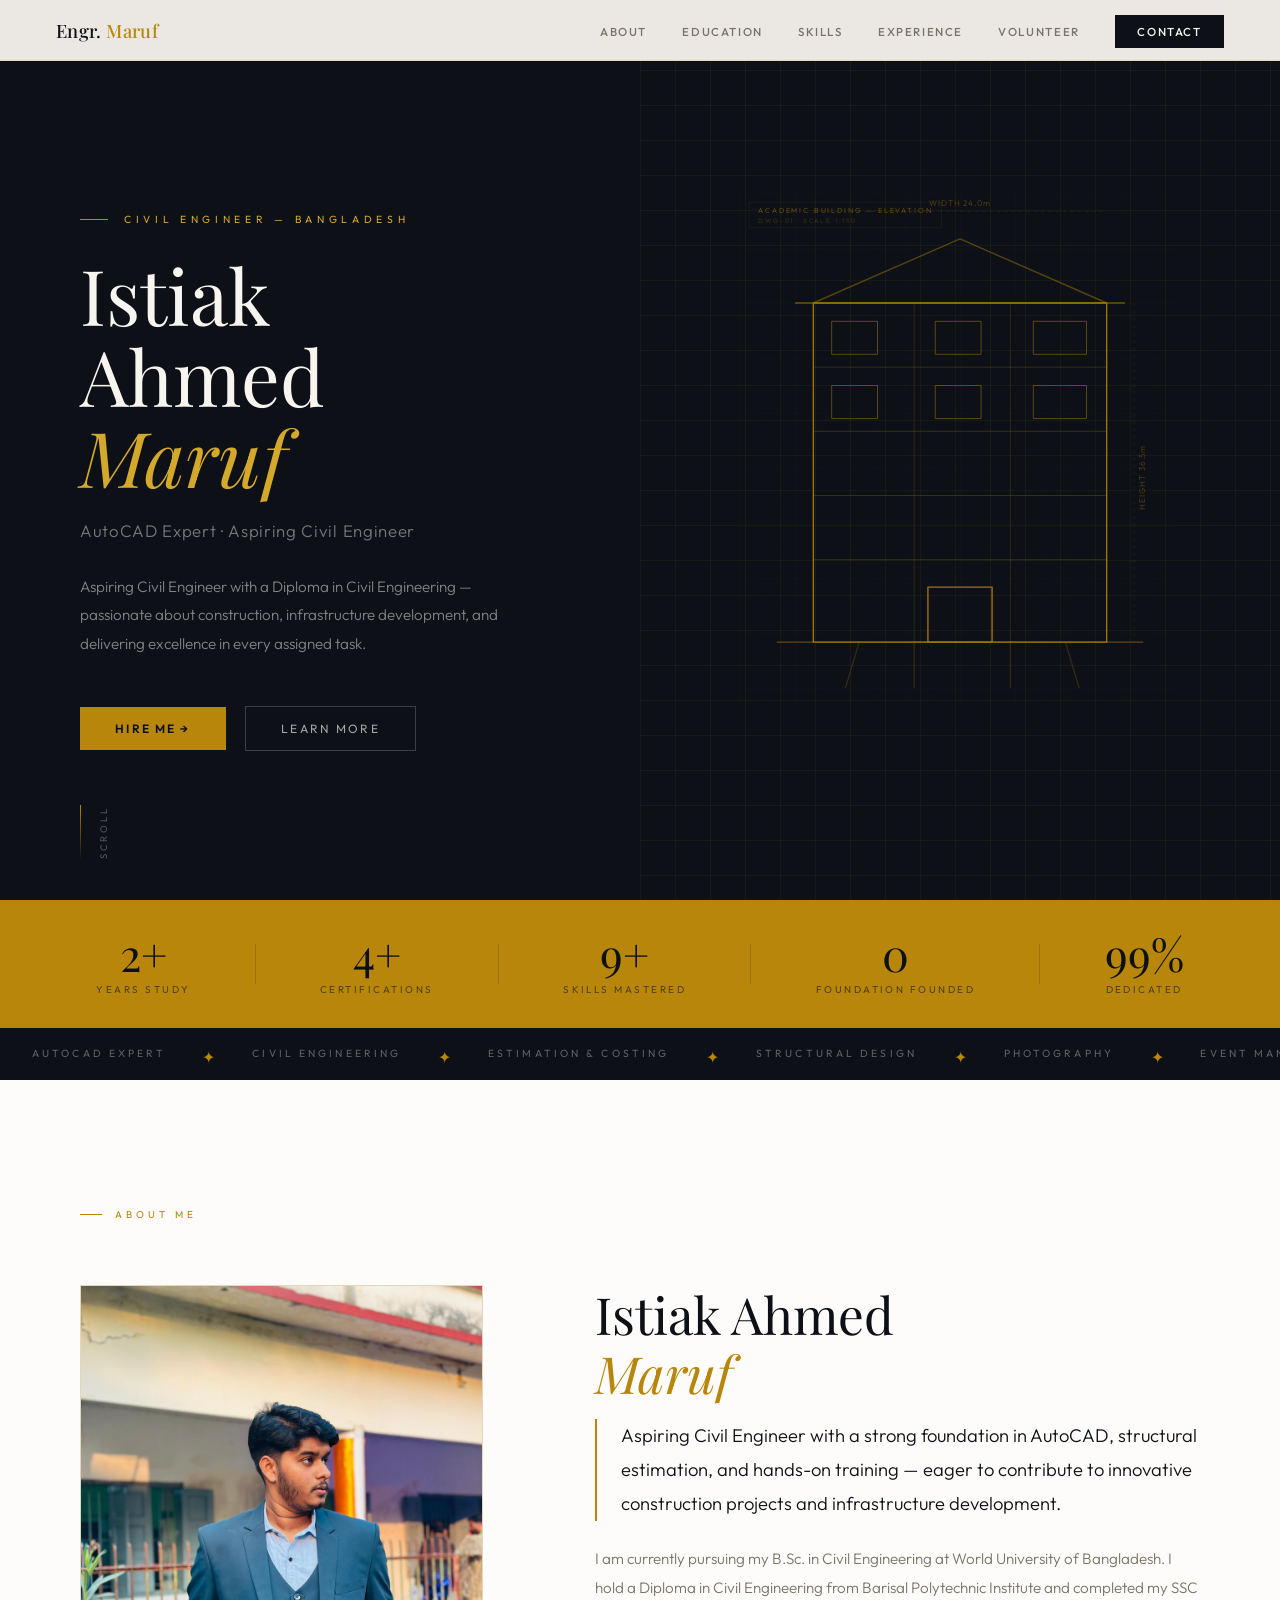
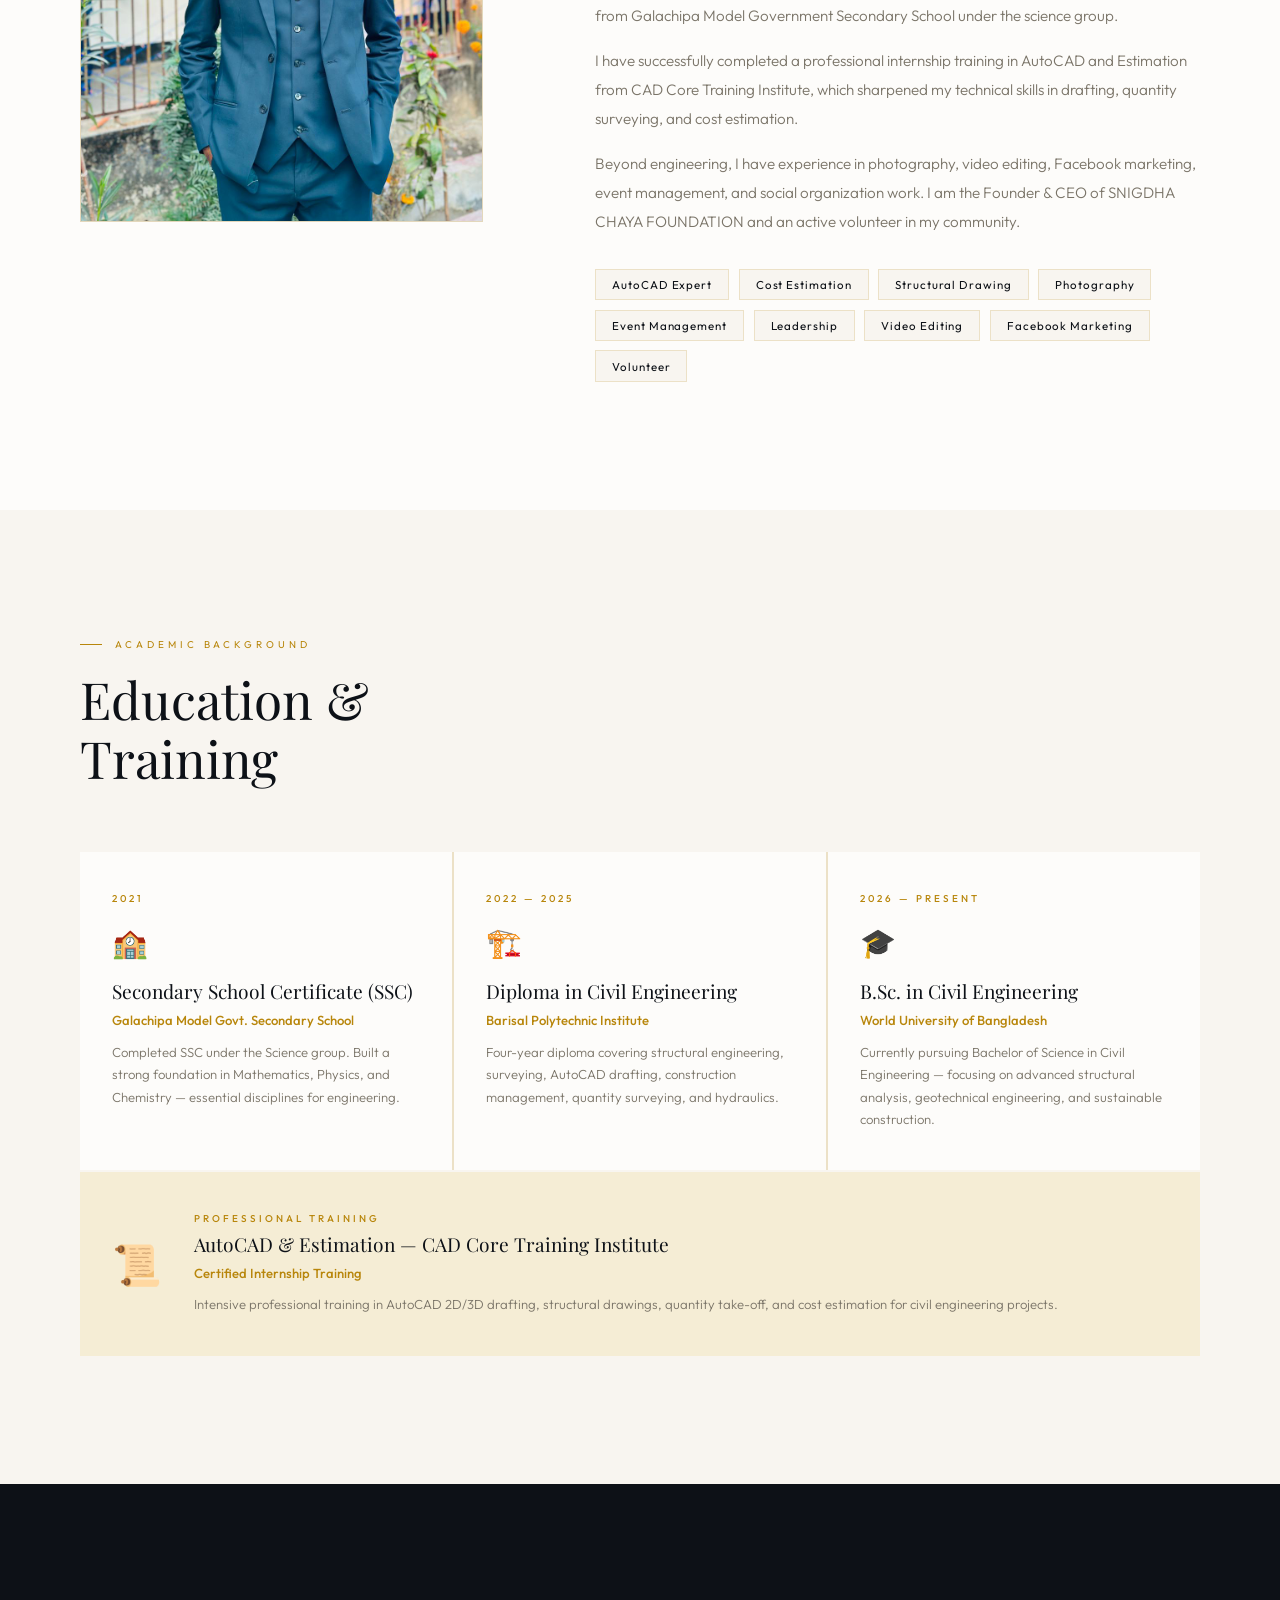
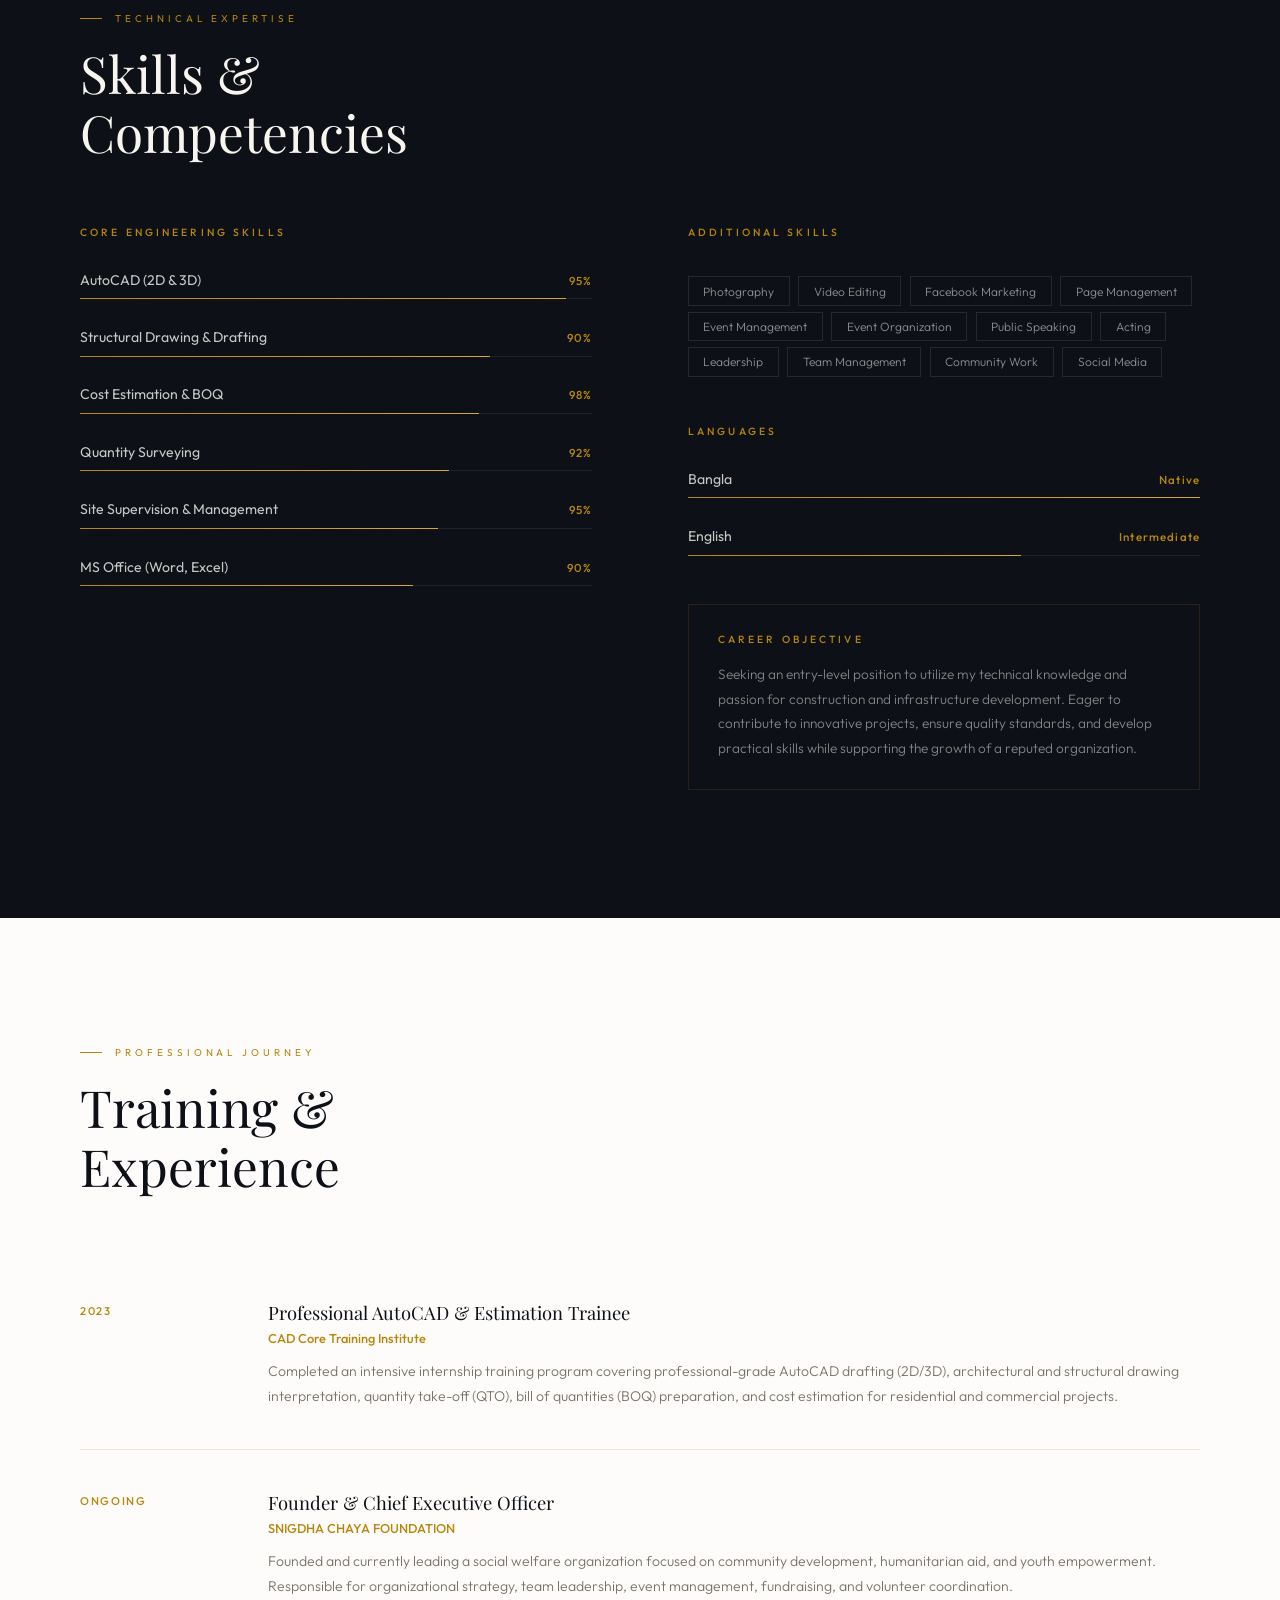
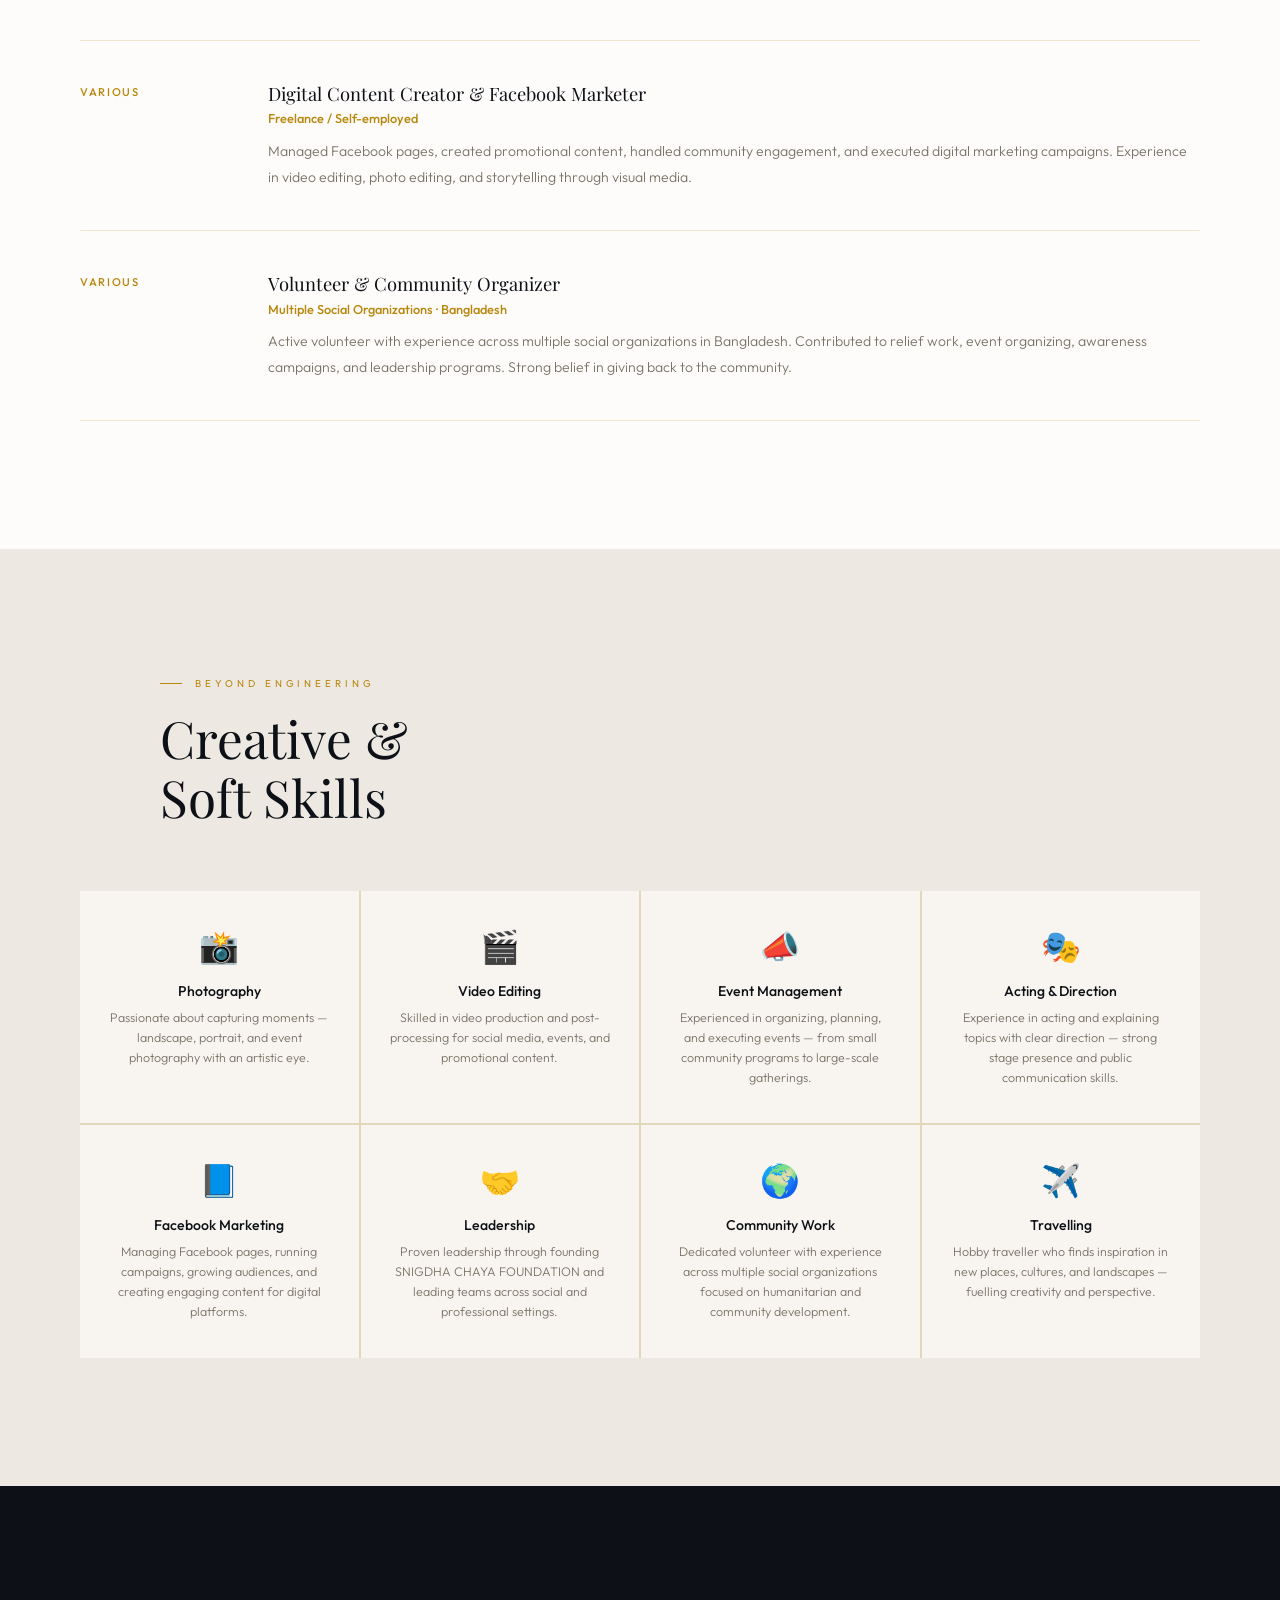
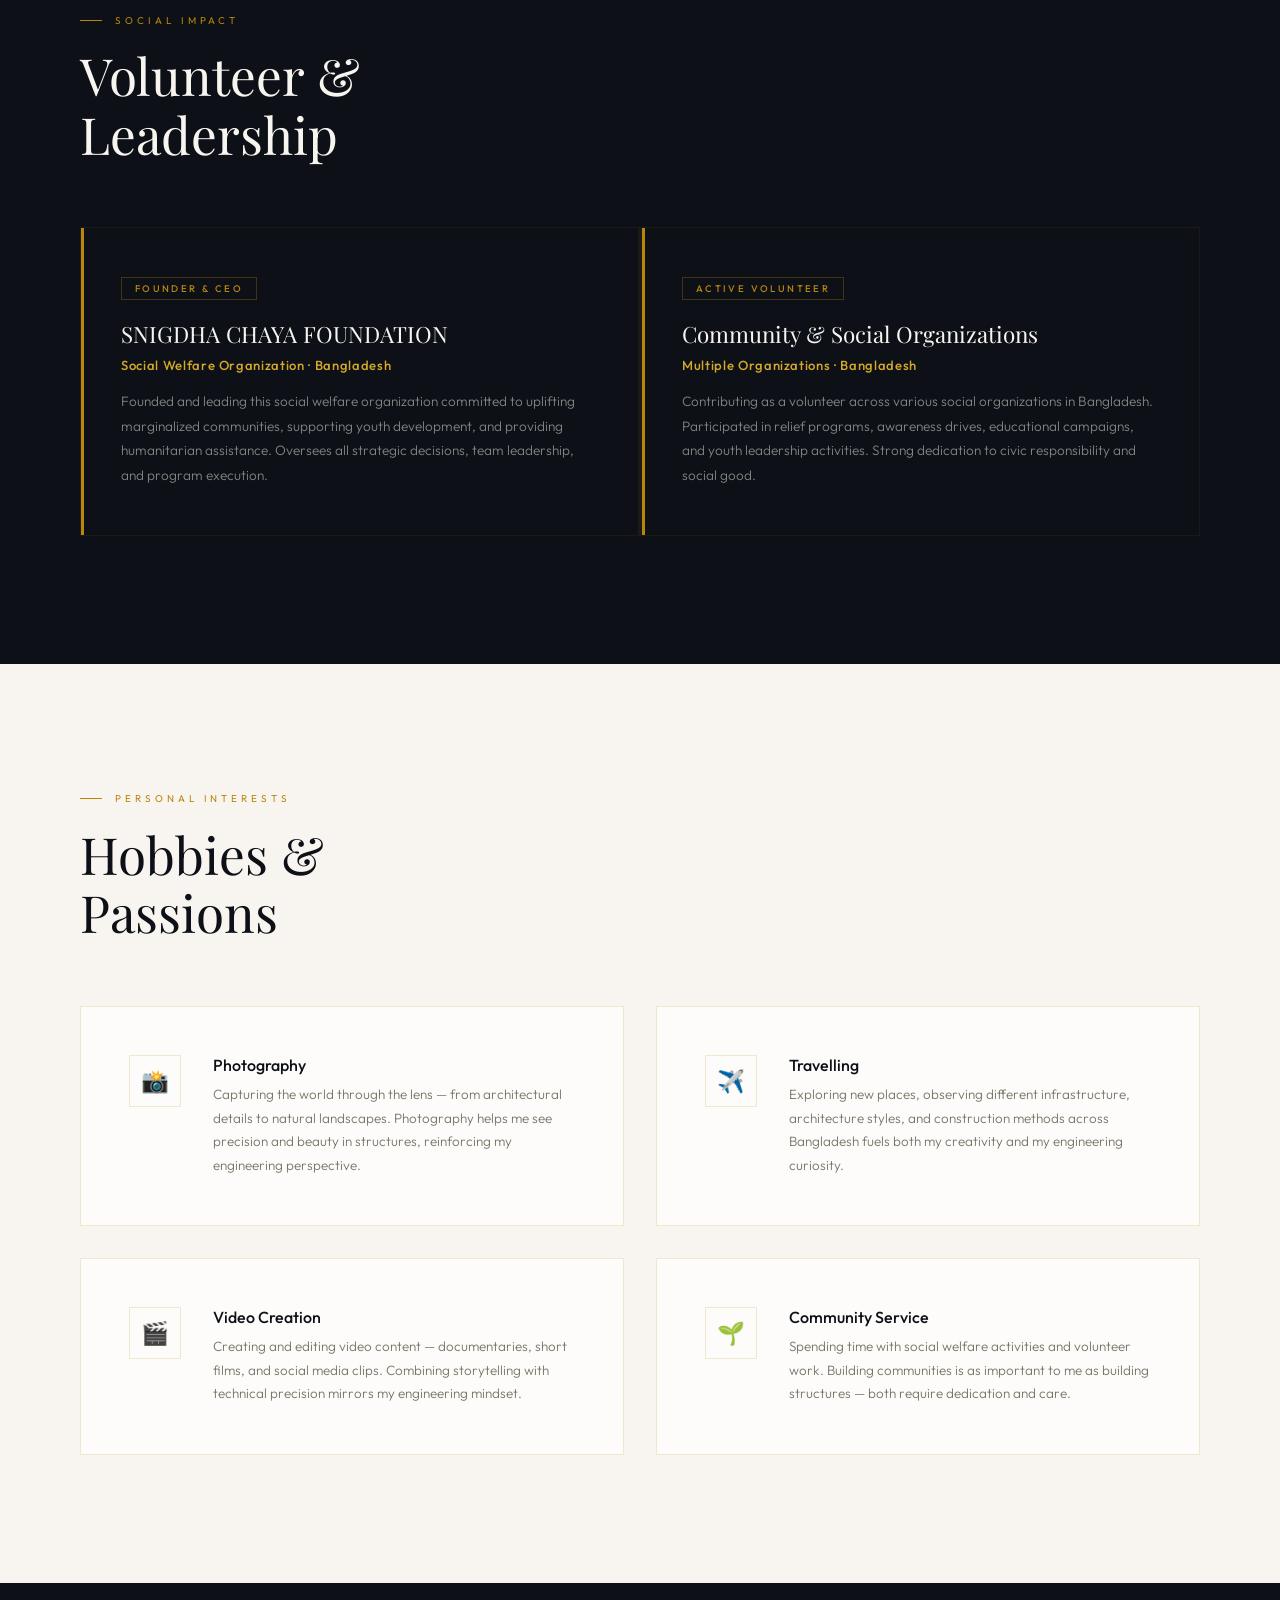
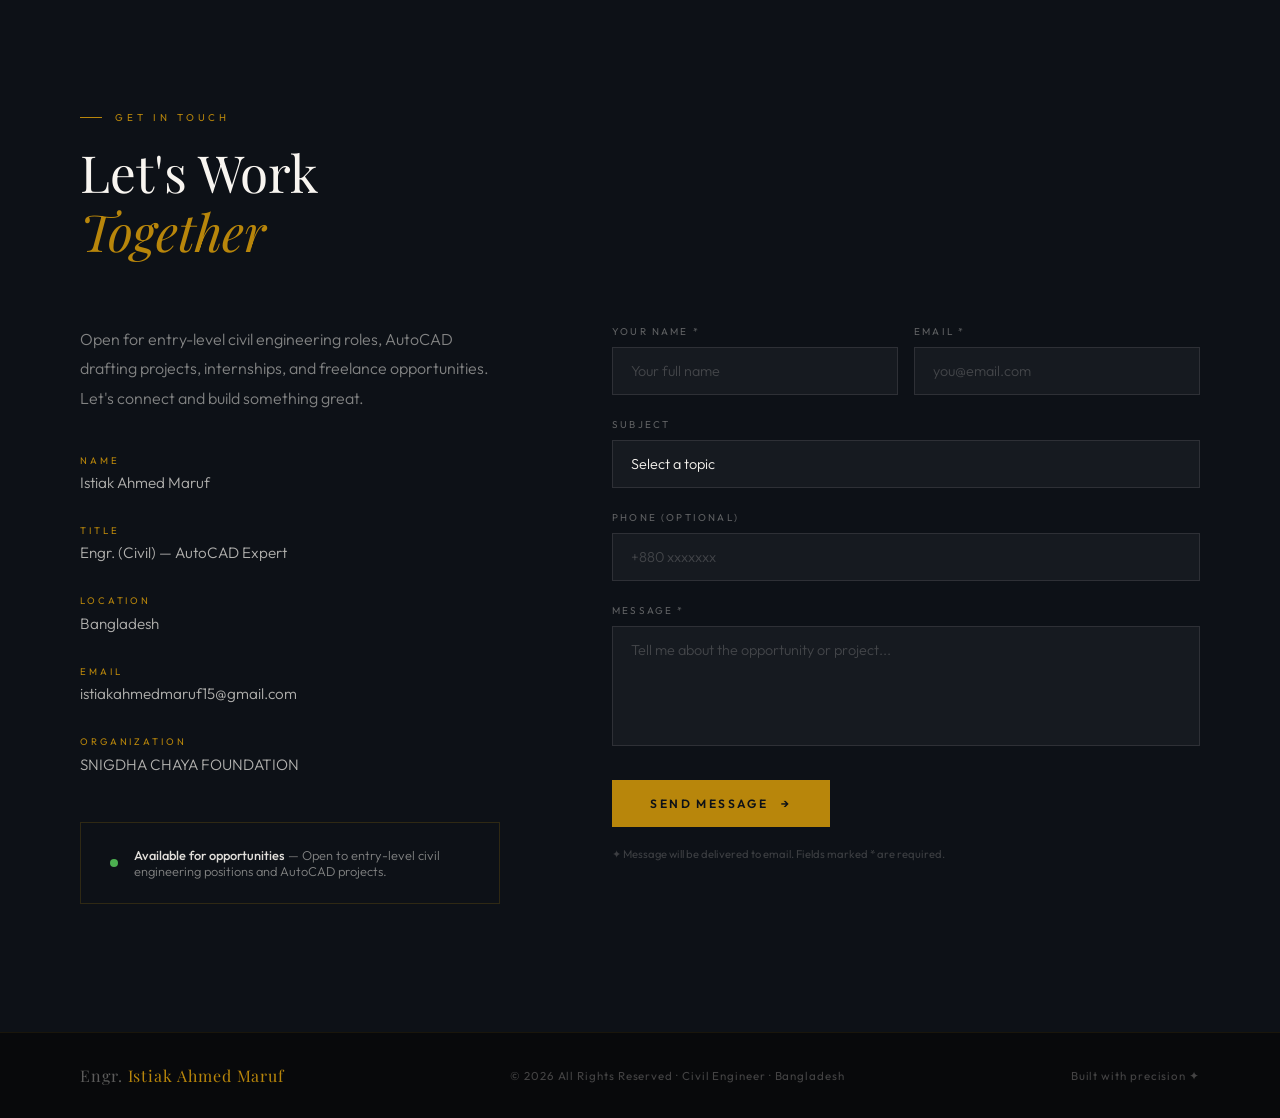
<file: MARUF GP/index.html>
<!DOCTYPE html>
<html lang="en">
<head>
<meta charset="UTF-8">
<meta name="viewport" content="width=device-width, initial-scale=1.0">
<title>Engr. Istiak Ahmed Maruf — Civil Engineer</title>
<link rel="preconnect" href="https://fonts.googleapis.com">
<link rel="preconnect" href="https://fonts.gstatic.com" crossorigin>
<link href="https://fonts.googleapis.com/css2?family=Playfair+Display:ital,wght@0,400;0,500;0,700;1,400;1,500&family=Outfit:wght@200;300;400;500;600&display=swap" rel="stylesheet">
<style>
  :root {
    --ink: #0D1117;
    --paper: #F8F5F0;
    --paper2: #EDE9E2;
    --gold: #B8860B;
    --gold-light: #D4A82A;
    --gold-pale: #F5EDD5;
    --rust: #8B4513;
    --muted: #7A7468;
    --border: rgba(184,134,11,0.18);
    --white: #FDFCFA;
  }
  *, *::before, *::after { margin: 0; padding: 0; box-sizing: border-box; }
  html { scroll-behavior: smooth; }
  body {
    font-family: 'Outfit', sans-serif;
    background: var(--paper);
    color: var(--ink);
    overflow-x: hidden;
  }
  /* ── LOADER ── */
  #loader {
    position: fixed; inset: 0;
    background: var(--ink);
    z-index: 10000;
    display: flex; align-items: center; justify-content: center; flex-direction: column; gap: 1.5rem;
  }
  #loader.out { animation: loaderOut 0.9s ease forwards; }
  @keyframes loaderOut { to { opacity: 0; transform: scaleY(0); transform-origin: top; pointer-events: none; } }
  .l-name {
    font-family: 'Playfair Display', serif;
    font-size: clamp(1.6rem, 4vw, 2.8rem);
    font-weight: 400;
    color: var(--paper);
    opacity: 0;
    animation: fadeSlide 0.7s 0.3s forwards;
    letter-spacing: 0.03em;
    text-align: center;
  }
  .l-title-txt {
    font-size: 0.65rem;
    letter-spacing: 0.45em;
    text-transform: uppercase;
    color: var(--gold-light);
    opacity: 0;
    animation: fadeSlide 0.6s 0.5s forwards;
  }
  .l-bar-wrap { width: 180px; height: 1px; background: rgba(255,255,255,0.1); margin-top: 0.5rem; }
  .l-bar { height: 1px; width: 0; background: var(--gold-light); animation: barFill 1.8s 0.6s ease forwards; }
  @keyframes barFill { to { width: 100%; } }
  @keyframes fadeSlide { from { opacity: 0; transform: translateY(12px); } to { opacity: 1; transform: translateY(0); } }
  /* ── NAV ── */
  nav {
    position: fixed; top: 0; left: 0; right: 0;
    z-index: 900;
    padding: 1.1rem 3.5rem;
    display: flex; justify-content: space-between; align-items: center;
    background: rgba(248,245,240,0.95);
    backdrop-filter: blur(16px);
    border-bottom: 1px solid var(--border);
    opacity: 0;
    animation: fadeSlide 0.6s 2.2s forwards;
  }
  .nav-brand {
    font-family: 'Playfair Display', serif;
    font-size: 1.15rem; font-weight: 500;
    color: var(--ink); text-decoration: none;
    letter-spacing: 0.02em; z-index: 1001;
  }
  .nav-brand span { color: var(--gold); }
  .nav-links { display: flex; gap: 2.2rem; list-style: none; align-items: center; }
  .nav-links a {
    font-size: 0.72rem; letter-spacing: 0.14em; text-transform: uppercase;
    color: var(--muted); text-decoration: none; font-weight: 500;
    transition: color 0.3s; position: relative;
  }
  .nav-links a::after {
    content: ''; position: absolute; bottom: -3px; left: 0; right: 100%;
    height: 1px; background: var(--gold); transition: right 0.35s ease;
  }
  .nav-links a:hover { color: var(--ink); }
  .nav-links a:hover::after { right: 0; }
  .nav-cta {
    padding: 0.55rem 1.4rem; background: var(--ink);
    color: var(--paper) !important; border: none;
    font-size: 0.72rem !important; letter-spacing: 0.14em;
    text-transform: uppercase; font-weight: 500;
    text-decoration: none; transition: background 0.3s !important;
  }
  .nav-cta:hover { background: var(--gold) !important; color: var(--ink) !important; }
  .nav-cta::after { display: none !important; }
  /* ── HAMBURGER ── */
  .nav-hamburger {
    display: none; flex-direction: column;
    justify-content: center; align-items: center; gap: 5px;
    width: 40px; height: 40px; background: none;
    border: 1px solid var(--border); cursor: pointer;
    z-index: 1001; padding: 8px; transition: border-color 0.3s;
  }
  .nav-hamburger:hover { border-color: var(--gold); }
  .nav-hamburger span {
    display: block; width: 20px; height: 1.5px;
    background: var(--ink); transition: all 0.35s ease; transform-origin: center;
  }
  .nav-hamburger.open span:nth-child(1) { transform: translateY(6.5px) rotate(45deg); }
  .nav-hamburger.open span:nth-child(2) { opacity: 0; transform: scaleX(0); }
  .nav-hamburger.open span:nth-child(3) { transform: translateY(-6.5px) rotate(-45deg); }
  /* ── MOBILE FULL SCREEN MENU ── */
  .mobile-menu {
    position: fixed; inset: 0;
    background: var(--ink);
    z-index: 998;
    display: flex; flex-direction: column;
    justify-content: center; align-items: center;
    opacity: 0; pointer-events: none;
    transform: translateY(-30px);
    transition: opacity 0.4s ease, transform 0.4s ease;
  }
  .mobile-menu.open { opacity: 1; pointer-events: all; transform: translateY(0); }
  .mobile-menu-links { width: 100%; }
  .mobile-menu-links a {
    display: block;
    font-family: 'Playfair Display', serif;
    font-size: clamp(1.8rem, 8vw, 2.6rem); font-weight: 400;
    color: rgba(248,245,240,0.65); text-decoration: none;
    padding: 1rem 2.5rem; letter-spacing: 0.02em;
    border-bottom: 1px solid rgba(184,134,11,0.1);
    transition: color 0.3s, padding-left 0.3s;
    text-align: center;
  }
  .mobile-menu-links a:first-child { border-top: 1px solid rgba(184,134,11,0.1); }
  .mobile-menu-links a:hover { color: var(--gold-light); padding-left: 3rem; }
  .mobile-menu-cta {
    margin-top: 2.5rem;
    display: inline-block;
    padding: 1rem 3rem;
    background: var(--gold); color: var(--ink);
    font-family: 'Outfit', sans-serif;
    font-size: 0.82rem; letter-spacing: 0.22em;
    text-transform: uppercase; font-weight: 600;
    text-decoration: none; transition: background 0.3s;
  }
  .mobile-menu-cta:hover { background: var(--gold-light); }
  /* ── HERO ── */
  #hero {
    min-height: 100vh;
    display: flex;
    flex-direction: column;
    position: relative;
    overflow: hidden;
    background: var(--ink);
  }
  .hero-inner {
    display: grid;
    grid-template-columns: 1fr 1fr;
    flex: 1;
    min-height: 100vh;
  }
  .hero-left {
    display: flex;
    flex-direction: column;
    justify-content: center;
    padding: 9rem 4rem 5rem 5rem;
    position: relative;
    z-index: 2;
  }
  .hero-tag {
    font-size: 0.65rem;
    letter-spacing: 0.45em;
    text-transform: uppercase;
    color: var(--gold-light);
    margin-bottom: 1.8rem;
    display: flex; align-items: center; gap: 1rem;
    opacity: 0; animation: fadeSlide 0.6s 2.1s forwards;
  }
  .hero-tag::before { content: ''; width: 28px; height: 1px; background: var(--gold); }
  .hero-name {
    font-family: 'Playfair Display', serif;
    font-size: clamp(3rem, 6vw, 5.5rem);
    font-weight: 400;
    line-height: 1.05;
    color: var(--paper);
    opacity: 0; animation: fadeSlide 0.8s 2.25s forwards;
  }
  .hero-name em { font-style: italic; color: var(--gold-light); }
  .hero-role {
    margin-top: 1.5rem;
    font-size: 1.05rem;
    color: rgba(248,245,240,0.45);
    font-weight: 300;
    letter-spacing: 0.04em;
    opacity: 0; animation: fadeSlide 0.7s 2.4s forwards;
  }
  .hero-desc {
    margin-top: 2rem;
    font-size: 0.95rem;
    line-height: 1.85;
    color: rgba(248,245,240,0.5);
    font-weight: 300;
    max-width: 420px;
    opacity: 0; animation: fadeSlide 0.7s 2.55s forwards;
  }
  .hero-btns {
    margin-top: 3rem;
    display: flex; gap: 1.2rem; align-items: center;
    opacity: 0; animation: fadeSlide 0.7s 2.7s forwards;
  }
  .btn-gold {
    padding: 0.9rem 2.2rem;
    background: var(--gold);
    color: var(--ink);
    font-size: 0.75rem;
    letter-spacing: 0.18em;
    text-transform: uppercase;
    font-weight: 600;
    text-decoration: none;
    transition: background 0.3s, transform 0.2s;
    display: inline-block;
  }
  .btn-gold:hover { background: var(--gold-light); transform: translateY(-1px); }
  .btn-outline {
    padding: 0.9rem 2.2rem;
    border: 1px solid rgba(248,245,240,0.2);
    color: rgba(248,245,240,0.65);
    font-size: 0.75rem;
    letter-spacing: 0.18em;
    text-transform: uppercase;
    font-weight: 400;
    text-decoration: none;
    transition: border-color 0.3s, color 0.3s;
  }
  .btn-outline:hover { border-color: var(--gold); color: var(--gold-light); }
  /* Hero right — blueprint art */
  .hero-right {
    position: relative;
    overflow: hidden;
    display: flex; align-items: center; justify-content: center;
  }
  .hero-bg-grid {
    position: absolute; inset: 0;
    background-image:
      linear-gradient(rgba(184,134,11,0.07) 1px, transparent 1px),
      linear-gradient(90deg, rgba(184,134,11,0.07) 1px, transparent 1px);
    background-size: 35px 35px;
    animation: gridMove 25s linear infinite;
  }
  @keyframes gridMove { 0%{background-position:0 0} 100%{background-position:35px 35px} }
  .hero-art-wrap {
    position: relative; z-index: 2;
    width: 100%; height: 100%;
    display: flex; align-items: center; justify-content: center;
    padding: 6rem 3rem;
  }
  /* Scroll indicator */
  .scroll-indicator {
    position: absolute; bottom: 2.5rem; left: 5rem;
    display: flex; align-items: center; gap: 1rem;
    opacity: 0; animation: fadeSlide 0.6s 3s forwards;
  }
  .scroll-indicator span {
    font-size: 0.6rem; letter-spacing: 0.3em; text-transform: uppercase;
    color: rgba(248,245,240,0.3);
    writing-mode: vertical-rl; transform: rotate(180deg);
  }
  .scroll-line {
    width: 1px; height: 55px;
    background: linear-gradient(to bottom, var(--gold), transparent);
    animation: scrollPulse 2.5s infinite;
  }
  @keyframes scrollPulse { 0%,100%{opacity:0.6;transform:scaleY(1)} 50%{opacity:0.2;transform:scaleY(0.4)} }
  /* ── STATS BAR ── */
  .stats-bar {
    background: var(--gold);
    display: flex;
    justify-content: space-evenly;
    align-items: center;
    padding: 2rem 4rem;
    gap: 2rem;
    overflow: hidden;
  }
  .stat-item { text-align: center; opacity: 0; transform: translateY(20px); transition: opacity 0.6s, transform 0.6s; }
  .stat-item.vis { opacity: 1; transform: translateY(0); }
  .stat-num {
    font-family: 'Playfair Display', serif;
    font-size: 2.8rem; font-weight: 400;
    color: var(--ink); line-height: 1;
  }
  .stat-lbl { font-size: 0.62rem; letter-spacing: 0.25em; text-transform: uppercase; color: rgba(13,17,23,0.6); margin-top: 0.4rem; }
  .stat-div { width: 1px; height: 40px; background: rgba(13,17,23,0.15); }
  /* ── MARQUEE ── */
  .marquee-wrap { background: var(--ink); overflow: hidden; padding: 0.8rem 0; }
  .marquee-track { display: inline-flex; animation: marquee 22s linear infinite; white-space: nowrap; }
  .m-item { font-size: 0.65rem; letter-spacing: 0.3em; text-transform: uppercase; color: rgba(248,245,240,0.35); margin: 0 2rem; }
  .m-dot { color: var(--gold); margin: 0 0.3rem; }
  @keyframes marquee { 0%{transform:translateX(0)} 100%{transform:translateX(-50%)} }
  /* ── SECTION COMMONS ── */
  .section { padding: 8rem 5rem; }
  .section-alt { background: var(--white); }
  .section-dark { background: var(--ink); color: var(--paper); }
  .s-eyebrow {
    font-size: 0.62rem;
    letter-spacing: 0.4em;
    text-transform: uppercase;
    color: var(--gold);
    margin-bottom: 1.2rem;
    display: flex; align-items: center; gap: 0.8rem;
  }
  .s-eyebrow::before { content:''; width: 22px; height: 1px; background: var(--gold); flex-shrink: 0; }
  .s-title {
    font-family: 'Playfair Display', serif;
    font-size: clamp(2.2rem, 4vw, 3.4rem);
    font-weight: 400;
    line-height: 1.15;
    color: var(--ink);
    margin-bottom: 1rem;
  }
  .s-title-light { color: var(--paper); }
  /* Reveal */
  .reveal { opacity: 0; transform: translateY(30px); transition: opacity 0.75s ease, transform 0.75s ease; }
  .reveal.vis { opacity: 1; transform: translateY(0); }
  .reveal-l { opacity: 0; transform: translateX(-30px); transition: opacity 0.75s ease, transform 0.75s ease; }
  .reveal-l.vis { opacity: 1; transform: translateX(0); }
  .reveal-r { opacity: 0; transform: translateX(30px); transition: opacity 0.75s ease, transform 0.75s ease; }
  .reveal-r.vis { opacity: 1; transform: translateX(0); }
  /* ── ABOUT ── */
  #about { background: var(--white); }
  .about-grid {
    display: grid;
    grid-template-columns: 1fr 1.5fr;
    gap: 7rem;
    align-items: start;
    margin-top: 4rem;
  }
  .about-photo-wrap {
    position: relative;
  }
  .about-photo-box {
    width: 100%;
    aspect-ratio: 3/4;
    border: 1px solid var(--border);
    position: relative;
    overflow: hidden;
    background: var(--paper2);
  }
  .about-photo-box img {
    width: 100%;
    height: 100%;
    object-fit: cover;
    object-position: center top;
    display: block;
  }
  .about-photo-box::before {
    content: '';
    position: absolute; top: 12px; left: 12px; right: -8px; bottom: -8px;
    border: 1px solid var(--gold); opacity: 0.3; z-index: -1;
  }
  .about-tag {
    position: absolute; bottom: -1.5rem; right: -1rem;
    background: var(--gold);
    color: var(--ink);
    padding: 0.8rem 1.2rem;
    font-size: 0.65rem;
    letter-spacing: 0.2em;
    text-transform: uppercase;
    font-weight: 600;
  }
  .about-intro {
    font-size: 1.15rem;
    line-height: 1.85;
    color: var(--ink);
    font-weight: 300;
    margin-bottom: 1.5rem;
    border-left: 2px solid var(--gold);
    padding-left: 1.5rem;
  }
  .about-body {
    font-size: 0.95rem;
    line-height: 1.9;
    color: var(--muted);
    font-weight: 300;
    margin-bottom: 1rem;
  }
  .about-pills {
    display: flex; flex-wrap: wrap; gap: 0.6rem; margin-top: 2rem;
  }
  .pill {
    padding: 0.45rem 1rem;
    border: 1px solid var(--border);
    font-size: 0.72rem;
    letter-spacing: 0.08em;
    color: var(--ink);
    font-weight: 400;
    background: var(--paper);
    transition: all 0.25s;
  }
  .pill:hover { background: var(--gold); border-color: var(--gold); color: var(--ink); }
  /* ── EDUCATION ── */
  #education { background: var(--paper); }
  .edu-grid { display: grid; grid-template-columns: 1fr 1fr 1fr; gap: 2px; margin-top: 4rem; background: var(--border); }
  .edu-card {
    background: var(--white);
    padding: 2.5rem 2rem;
    position: relative;
    overflow: hidden;
    opacity: 0; transform: translateY(30px);
    transition: opacity 0.6s, transform 0.6s;
  }
  .edu-card.vis { opacity: 1; transform: translateY(0); }
  .edu-card::after {
    content: '';
    position: absolute; bottom: 0; left: 0; width: 100%; height: 3px;
    background: var(--gold);
    transform: scaleX(0); transform-origin: left;
    transition: transform 0.4s ease;
  }
  .edu-card:hover::after { transform: scaleX(1); }
  .edu-year {
    font-size: 0.62rem; letter-spacing: 0.3em; text-transform: uppercase;
    color: var(--gold); margin-bottom: 1.2rem; font-weight: 500;
  }
  .edu-icon { font-size: 1.8rem; margin-bottom: 1.2rem; display: block; }
  .edu-degree {
    font-family: 'Playfair Display', serif;
    font-size: 1.2rem; font-weight: 400; color: var(--ink);
    margin-bottom: 0.5rem; line-height: 1.3;
  }
  .edu-inst { font-size: 0.82rem; color: var(--gold); font-weight: 500; margin-bottom: 0.8rem; }
  .edu-desc { font-size: 0.82rem; line-height: 1.7; color: var(--muted); font-weight: 300; }
  /* ── SKILLS ── */
  #skills { background: var(--ink); }
  .skills-layout { display: grid; grid-template-columns: 1fr 1fr; gap: 6rem; margin-top: 4rem; }
  .skill-group-title {
    font-size: 0.65rem; letter-spacing: 0.3em; text-transform: uppercase;
    color: var(--gold); margin-bottom: 2rem; font-weight: 500;
  }
  .skill-item { margin-bottom: 1.8rem; }
  .skill-row { display: flex; justify-content: space-between; align-items: baseline; margin-bottom: 0.6rem; }
  .skill-name { font-size: 0.88rem; color: rgba(248,245,240,0.8); font-weight: 400; }
  .skill-pct { font-size: 0.72rem; color: var(--gold); font-weight: 500; letter-spacing: 0.1em; }
  .skill-track { width: 100%; height: 1px; background: rgba(248,245,240,0.08); position: relative; }
  .skill-fill {
    position: absolute; top: 0; left: 0; height: 1px;
    background: linear-gradient(90deg, var(--gold), var(--gold-light));
    width: 0%; transition: width 1.4s ease;
  }
  .skill-item.vis .skill-fill { width: var(--w); }
  .other-skills { margin-top: 1rem; }
  .skill-tag {
    display: inline-block; margin: 0.35rem 0.35rem 0 0;
    padding: 0.4rem 0.9rem;
    border: 1px solid rgba(248,245,240,0.1);
    font-size: 0.75rem; color: rgba(248,245,240,0.55); font-weight: 300;
    transition: all 0.3s;
  }
  .skill-tag:hover { border-color: var(--gold); color: var(--gold-light); }
  /* ── EXPERIENCE ── */
  #experience { background: var(--white); }
  .exp-list { margin-top: 4rem; }
  .exp-item {
    display: grid; grid-template-columns: 140px 1fr;
    gap: 3rem;
    padding: 2.5rem 0;
    border-bottom: 1px solid var(--border);
    opacity: 0; transform: translateY(25px);
    transition: opacity 0.65s, transform 0.65s;
    position: relative;
  }
  .exp-item.vis { opacity: 1; transform: translateY(0); }
  .exp-item::before {
    content: '';
    position: absolute; bottom: 0; left: 0; right: 0; height: 1px;
    background: var(--gold); transform: scaleX(0); transform-origin: left;
    transition: transform 0.4s ease;
  }
  .exp-item:hover::before { transform: scaleX(1); }
  .exp-date {
    font-size: 0.7rem; letter-spacing: 0.15em; text-transform: uppercase;
    color: var(--gold); padding-top: 4px; font-weight: 500;
  }
  .exp-title {
    font-family: 'Playfair Display', serif;
    font-size: 1.15rem; font-weight: 400; color: var(--ink); margin-bottom: 0.3rem;
  }
  .exp-org { font-size: 0.8rem; color: var(--gold); font-weight: 500; margin-bottom: 0.8rem; }
  .exp-desc { font-size: 0.88rem; line-height: 1.8; color: var(--muted); font-weight: 300; }
  /* ── SKILLS EXTRA ── */
  #extra { background: var(--paper2); }
  .extra-grid { display: grid; grid-template-columns: repeat(4,1fr); gap: 2px; margin-top: 4rem; background: var(--border); }
  .extra-card {
    background: var(--paper);
    padding: 2.2rem 1.8rem;
    text-align: center;
    opacity: 0; transform: translateY(20px);
    transition: opacity 0.6s, transform 0.6s;
  }
  .extra-card.vis { opacity: 1; transform: translateY(0); }
  .extra-card:hover { background: var(--ink); }
  .extra-card:hover .extra-label { color: var(--paper); }
  .extra-card:hover .extra-desc { color: rgba(248,245,240,0.5); }
  .extra-icon { font-size: 2rem; margin-bottom: 1rem; display: block; }
  .extra-label { font-size: 0.88rem; font-weight: 500; color: var(--ink); margin-bottom: 0.5rem; transition: color 0.3s; }
  .extra-desc { font-size: 0.78rem; line-height: 1.6; color: var(--muted); font-weight: 300; transition: color 0.3s; }
  /* ── VOLUNTEER ── */
  #volunteer { background: var(--ink); }
  .vol-box {
    margin-top: 4rem;
    display: grid; grid-template-columns: 1fr 1fr; gap: 2px;
    background: rgba(184,134,11,0.08);
  }
  .vol-card {
    background: var(--ink);
    padding: 3rem 2.5rem;
    border: 1px solid rgba(184,134,11,0.08);
    opacity: 0; transform: translateY(25px);
    transition: opacity 0.6s, transform 0.6s;
    position: relative; overflow: hidden;
  }
  .vol-card::before { content:''; position:absolute; top:0; left:0; width:3px; height:100%; background:var(--gold); }
  .vol-card.vis { opacity: 1; transform: translateY(0); }
  .vol-badge {
    display: inline-block;
    padding: 0.3rem 0.8rem;
    border: 1px solid rgba(184,134,11,0.3);
    font-size: 0.6rem; letter-spacing: 0.25em; text-transform: uppercase;
    color: var(--gold); margin-bottom: 1.2rem; font-weight: 500;
  }
  .vol-title {
    font-family: 'Playfair Display', serif;
    font-size: 1.4rem; font-weight: 400; color: var(--paper); margin-bottom: 0.5rem;
  }
  .vol-org { font-size: 0.82rem; color: var(--gold-light); margin-bottom: 1rem; font-weight: 500; letter-spacing: 0.05em; }
  .vol-desc { font-size: 0.85rem; line-height: 1.8; color: rgba(248,245,240,0.5); font-weight: 300; }
  /* ── HOBBY ── */
  #hobby { background: var(--paper); }
  .hobby-grid { display: grid; grid-template-columns: 1fr 1fr; gap: 2rem; margin-top: 4rem; }
  .hobby-card {
    padding: 3rem;
    border: 1px solid var(--border);
    display: flex; gap: 2rem; align-items: flex-start;
    background: var(--white);
    opacity: 0; transform: translateX(-20px);
    transition: opacity 0.65s, transform 0.65s;
  }
  .hobby-card.vis { opacity: 1; transform: translateX(0); }
  .hobby-card:hover { border-color: var(--gold); }
  .hobby-icon-box {
    width: 52px; height: 52px;
    border: 1px solid var(--border); flex-shrink: 0;
    display: flex; align-items: center; justify-content: center;
    font-size: 1.4rem;
    transition: background 0.3s, border-color 0.3s;
  }
  .hobby-card:hover .hobby-icon-box { background: var(--gold); border-color: var(--gold); }
  .hobby-title { font-size: 1rem; font-weight: 500; color: var(--ink); margin-bottom: 0.5rem; }
  .hobby-desc { font-size: 0.84rem; line-height: 1.75; color: var(--muted); font-weight: 300; }
  /* ── CONTACT ── */
  #contact { background: var(--ink); }
  .contact-layout { display: grid; grid-template-columns: 1fr 1.4fr; gap: 7rem; margin-top: 4rem; }
  .contact-info-item { margin-bottom: 2rem; }
  .contact-info-item label { font-size: 0.6rem; letter-spacing: 0.3em; text-transform: uppercase; color: var(--gold); display: block; margin-bottom: 0.4rem; }
  .contact-info-item a, .contact-info-item span { font-size: 0.95rem; color: rgba(248,245,240,0.7); text-decoration: none; font-weight: 300; transition: color 0.3s; }
  .contact-info-item a:hover { color: var(--gold-light); }
  .availability {
    margin-top: 3rem; padding: 1.5rem 1.8rem;
    border: 1px solid rgba(184,134,11,0.2);
    display: flex; align-items: center; gap: 1rem;
  }
  .avail-dot { width: 8px; height: 8px; border-radius: 50%; background: #4CAF50; animation: pulse 2s infinite; flex-shrink: 0; }
  @keyframes pulse { 0%,100%{box-shadow:0 0 0 0 rgba(76,175,80,0.4)} 50%{box-shadow:0 0 0 6px rgba(76,175,80,0)} }
  .avail-text { font-size: 0.8rem; color: rgba(248,245,240,0.5); font-weight: 300; }
  .avail-text strong { color: rgba(248,245,240,0.9); font-weight: 500; }
  /* Form */
  .form-group { margin-bottom: 1.4rem; }
  .form-group label { font-size: 0.62rem; letter-spacing: 0.22em; text-transform: uppercase; color: rgba(248,245,240,0.35); display: block; margin-bottom: 0.55rem; }
  .form-group input, .form-group textarea, .form-group select {
    width: 100%;
    background: rgba(255,255,255,0.04);
    border: 1px solid rgba(248,245,240,0.1);
    color: var(--paper);
    padding: 0.9rem 1.1rem;
    font-family: 'Outfit', sans-serif; font-size: 0.9rem; font-weight: 300;
    outline: none; resize: none; appearance: none; border-radius: 0;
    transition: border-color 0.3s, background 0.3s;
  }
  .form-group input:focus, .form-group textarea:focus, .form-group select:focus {
    border-color: var(--gold); background: rgba(184,134,11,0.04);
  }
  .form-group input::placeholder, .form-group textarea::placeholder { color: rgba(248,245,240,0.2); }
  .form-group select option { background: #1a1a18; color: var(--paper); }
  .form-group textarea { min-height: 120px; }
  .form-row { display: grid; grid-template-columns: 1fr 1fr; gap: 1rem; }
  .form-status { font-size: 0.8rem; padding: 0.8rem 1rem; margin-top: 0.8rem; display: none; }
  .form-status.ok { display: block; border: 1px solid rgba(76,175,80,0.3); color: rgba(76,175,80,0.9); background: rgba(76,175,80,0.05); }
  .form-status.err { display: block; border: 1px solid rgba(220,80,80,0.3); color: rgba(220,80,80,0.9); background: rgba(220,80,80,0.05); }
  .btn-submit {
    margin-top: 0.5rem;
    padding: 1rem 2.4rem;
    background: var(--gold);
    color: var(--ink);
    font-family: 'Outfit', sans-serif;
    font-size: 0.75rem; letter-spacing: 0.2em; text-transform: uppercase; font-weight: 600;
    border: none; cursor: pointer;
    transition: background 0.3s, transform 0.2s;
    display: inline-flex; align-items: center; gap: 0.8rem;
  }
  .btn-submit:hover { background: var(--gold-light); transform: translateY(-1px); }
  /* ── FOOTER ── */
  footer {
    background: #08090B;
    border-top: 1px solid rgba(184,134,11,0.1);
    padding: 2rem 5rem;
    display: flex; justify-content: space-between; align-items: center;
    color: rgba(248,245,240,0.25);
    font-size: 0.72rem; letter-spacing: 0.08em;
  }
  .footer-brand {
    font-family: 'Playfair Display', serif;
    font-size: 1rem; color: rgba(248,245,240,0.35);
  }
  .footer-brand span { color: var(--gold); }
  /* ── RESPONSIVE ── */
  @media(max-width: 900px) {
    /* Nav */
    nav { padding: 1rem 1.4rem; }
    .nav-links { display: none; }
    .nav-hamburger { display: flex; }
    /* Hero — stack vertically */
    .hero-inner { grid-template-columns: 1fr; min-height: auto; }
    .hero-left {
      padding: 8rem 1.8rem 3rem;
      text-align: center;
      align-items: center;
    }
    .hero-tag { justify-content: center; }
    .hero-name { font-size: clamp(2.8rem, 12vw, 4.5rem); text-align: center; }
    .hero-role { text-align: center; }
    .hero-desc { text-align: center; max-width: 100%; }
    .hero-btns { justify-content: center; flex-wrap: wrap; }
    /* Hero right — show on mobile, centered, medium size */
    .hero-right {
      display: flex !important;
      justify-content: center;
      align-items: center;
      padding: 2rem 1.5rem 4rem;
      min-height: 380px;
    }
    .hero-bg-grid { display: block; }
    .hero-art-wrap {
      padding: 2rem 1rem;
      height: auto;
    }
    .hero-art-wrap svg {
      width: 85% !important;
      max-width: 320px !important;
    }
    /* Scroll indicator */
    .scroll-indicator { left: 1.5rem; }
    /* Sections */
    .section { padding: 4rem 1.5rem; }
    .section-alt { padding: 4rem 1.5rem; }
    /* Layouts */
    .about-grid,
    .skills-layout,
    .contact-layout,
    .hobby-grid,
    .vol-box { grid-template-columns: 1fr; gap: 2.5rem; }
    .edu-grid { grid-template-columns: 1fr; }
    .extra-grid { grid-template-columns: 1fr 1fr; }
    .exp-item { grid-template-columns: 1fr; gap: 0.4rem; }
    .form-row { grid-template-columns: 1fr; }
    /* Stats */
    .stats-bar { flex-wrap: wrap; padding: 1.8rem 1.5rem; gap: 1.2rem; justify-content: center; }
    .stat-div { display: none; }
    .stat-item { flex: 1 1 40%; }
    /* About photo */
    .about-photo-box {
      max-width: 300px;
      margin: 0 auto;
      aspect-ratio: 3/4;
    }
    .about-photo-box img {
      object-position: center 15%;
    }
    /* Footer */
    footer { flex-direction: column; gap: 0.8rem; padding: 1.5rem 1.5rem; text-align: center; }
  }
  @media(max-width: 480px) {
    .hero-name { font-size: clamp(2.4rem, 13vw, 3.5rem); }
    .extra-grid { grid-template-columns: 1fr; }
    .stat-item { flex: 1 1 100%; }
    .hero-art-wrap svg { width: 92% !important; max-width: 280px !important; }
    nav { padding: 0.9rem 1.2rem; }
  }
  @media(max-width: 900px) {
  .stats-bar {
    display: grid !important;
    grid-template-columns: 1fr 1fr !important;
    padding: 0 !important;
    gap: 0 !important;
  }
  .stat-item {
    padding: 1.8rem 1rem;
    border-right: 1px solid rgba(13,17,23,0.12);
    border-bottom: 1px solid rgba(13,17,23,0.12);
    text-align: center;
    flex: none !important;
  }
  .stat-item:nth-child(even) {
    border-right: none;
  }
  .stat-item:last-child {
    grid-column: 1 / -1;
    border-bottom: none;
  }
  .stat-div { display: none !important; }
  .stat-num { font-size: 2.2rem; }
  .stat-lbl { font-size: 0.58rem; }
}
</style>
</head>
<body>
<div id="loader">
  <div class="l-name">Istiak Ahmed Maruf</div>
  <div class="l-title-txt">Civil Engineer · Bangladesh</div>
  <div class="l-bar-wrap"><div class="l-bar"></div></div>
</div>
<nav>
  <a href="#hero" class="nav-brand">Engr. <span>Maruf</span></a>
  <ul class="nav-links">
    <li><a href="#about">About</a></li>
    <li><a href="#education">Education</a></li>
    <li><a href="#skills">Skills</a></li>
    <li><a href="#experience">Experience</a></li>
    <li><a href="#volunteer">Volunteer</a></li>
    <li><a href="#contact" class="nav-cta">Contact</a></li>
  </ul>
  <button class="nav-hamburger" id="hamburger" aria-label="Menu">
    <span></span><span></span><span></span>
  </button>
</nav>
<div class="mobile-menu" id="mobileMenu">
  <div class="mobile-menu-links">
    <a href="#about" class="mm-link">About</a>
    <a href="#education" class="mm-link">Education</a>
    <a href="#skills" class="mm-link">Skills</a>
    <a href="#experience" class="mm-link">Experience</a>
    <a href="#volunteer" class="mm-link">Volunteer</a>
    <a href="#hobby" class="mm-link">Hobbies</a>
  </div>
  <a href="#contact" class="mobile-menu-cta mm-link">Contact Me →</a>
</div>
<section id="hero">
  <div class="hero-inner">
  <div class="hero-left">
    <div class="hero-tag">Civil Engineer — Bangladesh</div>
    <h1 class="hero-name">
      Istiak<br>
      Ahmed<br>
      <em>Maruf</em>
    </h1>
    <p class="hero-role">AutoCAD Expert · Aspiring Civil Engineer</p>
    <p class="hero-desc">
      Aspiring Civil Engineer with a Diploma in Civil Engineering — passionate about construction, infrastructure development, and delivering excellence in every assigned task.
    </p>
    <div class="hero-btns">
      <a href="#contact" class="btn-gold">Hire Me →</a>
      <a href="#about" class="btn-outline">Learn More</a>
    </div>
  </div>
  <div class="hero-right">
    <div class="hero-bg-grid"></div>
    <div class="hero-art-wrap">
      <svg viewBox="0 0 480 560" style="width:100%;max-width:440px;opacity:0.85" xmlns="http://www.w3.org/2000/svg">
        <defs>
          <pattern id="hgrid" width="30" height="30" patternUnits="userSpaceOnUse">
            <path d="M 30 0 L 0 0 0 30" fill="none" stroke="rgba(184,134,11,0.1)" stroke-width="0.5"/>
          </pattern>
        </defs>
        <rect width="480" height="560" fill="url(#hgrid)"/>
        <rect x="80" y="120" width="320" height="370" fill="none" stroke="#B8860B" stroke-width="1.5" class="draw-anim" style="stroke-dasharray:1400;stroke-dashoffset:1400;animation:drawIn 3s 2.5s ease forwards"/>
        <line x1="80" y1="190" x2="400" y2="190" stroke="rgba(184,134,11,0.4)" stroke-width="0.8" class="draw-anim" style="stroke-dasharray:400;stroke-dashoffset:400;animation:drawIn 1.5s 3s ease forwards"/>
        <line x1="80" y1="260" x2="400" y2="260" stroke="rgba(184,134,11,0.4)" stroke-width="0.8" class="draw-anim" style="stroke-dasharray:400;stroke-dashoffset:400;animation:drawIn 1.5s 3.2s ease forwards"/>
        <line x1="80" y1="330" x2="400" y2="330" stroke="rgba(184,134,11,0.4)" stroke-width="0.8" class="draw-anim" style="stroke-dasharray:400;stroke-dashoffset:400;animation:drawIn 1.5s 3.4s ease forwards"/>
        <line x1="80" y1="400" x2="400" y2="400" stroke="rgba(184,134,11,0.4)" stroke-width="0.8" class="draw-anim" style="stroke-dasharray:400;stroke-dashoffset:400;animation:drawIn 1.5s 3.6s ease forwards"/>
        <line x1="190" y1="120" x2="190" y2="490" stroke="rgba(184,134,11,0.3)" stroke-width="0.8" class="draw-anim" style="stroke-dasharray:400;stroke-dashoffset:400;animation:drawIn 1.5s 3.8s ease forwards"/>
        <line x1="295" y1="120" x2="295" y2="490" stroke="rgba(184,134,11,0.3)" stroke-width="0.8" class="draw-anim" style="stroke-dasharray:400;stroke-dashoffset:400;animation:drawIn 1.5s 4s ease forwards"/>
        <rect x="100" y="140" width="50" height="36" fill="none" stroke="#B8860B" stroke-width="1" class="draw-anim" style="stroke-dasharray:200;stroke-dashoffset:200;animation:drawIn 1s 4.2s ease forwards" opacity="0.6"/>
        <rect x="213" y="140" width="50" height="36" fill="none" stroke="#B8860B" stroke-width="1" class="draw-anim" style="stroke-dasharray:200;stroke-dashoffset:200;animation:drawIn 1s 4.3s ease forwards" opacity="0.6"/>
        <rect x="320" y="140" width="58" height="36" fill="none" stroke="#B8860B" stroke-width="1" class="draw-anim" style="stroke-dasharray:200;stroke-dashoffset:200;animation:drawIn 1s 4.4s ease forwards" opacity="0.6"/>
        <rect x="100" y="210" width="50" height="36" fill="none" stroke="#B8860B" stroke-width="1" class="draw-anim" style="stroke-dasharray:200;stroke-dashoffset:200;animation:drawIn 1s 4.5s ease forwards" opacity="0.6"/>
        <rect x="213" y="210" width="50" height="36" fill="none" stroke="#B8860B" stroke-width="1" class="draw-anim" style="stroke-dasharray:200;stroke-dashoffset:200;animation:drawIn 1s 4.6s ease forwards" opacity="0.6"/>
        <rect x="320" y="210" width="58" height="36" fill="none" stroke="#B8860B" stroke-width="1" class="draw-anim" style="stroke-dasharray:200;stroke-dashoffset:200;animation:drawIn 1s 4.7s ease forwards" opacity="0.6"/>
        <rect x="205" y="430" width="70" height="60" fill="none" stroke="#B8860B" stroke-width="1.5" class="draw-anim" style="stroke-dasharray:260;stroke-dashoffset:260;animation:drawIn 1s 4.8s ease forwards"/>
        <line x1="60" y1="120" x2="420" y2="120" stroke="rgba(184,134,11,0.5)" stroke-width="2" class="draw-anim" style="stroke-dasharray:400;stroke-dashoffset:400;animation:drawIn 1s 2.8s ease forwards"/>
        <line x1="80" y1="120" x2="240" y2="50" stroke="rgba(184,134,11,0.5)" stroke-width="1.5" class="draw-anim" style="stroke-dasharray:200;stroke-dashoffset:200;animation:drawIn 0.8s 3s ease forwards"/>
        <line x1="400" y1="120" x2="240" y2="50" stroke="rgba(184,134,11,0.5)" stroke-width="1.5" class="draw-anim" style="stroke-dasharray:200;stroke-dashoffset:200;animation:drawIn 0.8s 3.1s ease forwards"/>
        <line x1="40" y1="490" x2="440" y2="490" stroke="rgba(184,134,11,0.4)" stroke-width="2"/>
        <line x1="130" y1="490" x2="115" y2="540" stroke="rgba(184,134,11,0.25)" stroke-width="1.5"/>
        <line x1="190" y1="490" x2="190" y2="540" stroke="rgba(184,134,11,0.25)" stroke-width="1.5"/>
        <line x1="295" y1="490" x2="295" y2="540" stroke="rgba(184,134,11,0.25)" stroke-width="1.5"/>
        <line x1="355" y1="490" x2="370" y2="540" stroke="rgba(184,134,11,0.25)" stroke-width="1.5"/>
        <line x1="430" y1="120" x2="430" y2="490" stroke="rgba(184,134,11,0.2)" stroke-width="0.8" stroke-dasharray="4,4"/>
        <text x="442" y="310" fill="rgba(184,134,11,0.4)" font-size="9" font-family="Outfit" text-anchor="middle" transform="rotate(-90,442,310)" letter-spacing="1">HEIGHT  36.5m</text>
        <line x1="80" y1="20" x2="400" y2="20" stroke="rgba(184,134,11,0.2)" stroke-width="0.8" stroke-dasharray="4,4"/>
        <text x="240" y="14" fill="rgba(184,134,11,0.4)" font-size="9" font-family="Outfit" text-anchor="middle" letter-spacing="1">WIDTH  24.0m</text>
        <rect x="10" y="10" width="210" height="28" fill="none" stroke="rgba(184,134,11,0.15)" stroke-width="0.8"/>
        <text x="20" y="22" fill="rgba(184,134,11,0.55)" font-size="8" font-family="Outfit" letter-spacing="2">ACADEMIC BUILDING — ELEVATION</text>
        <text x="20" y="33" fill="rgba(184,134,11,0.3)" font-size="7" font-family="Outfit" letter-spacing="2">DWG-01 · SCALE 1:150</text>
      </svg>
    </div>
  </div>
  </div><div class="scroll-indicator">
    <div class="scroll-line"></div>
    <span>Scroll</span>
  </div>
</section>
<style>
@keyframes drawIn { to { stroke-dashoffset: 0; } }
</style>
<div class="stats-bar">
  <div class="stat-item">
    <div class="stat-num"><span class="counter" data-t="3">0</span>+</div>
    <div class="stat-lbl">Years Study</div>
  </div>
  <div class="stat-div"></div>
  <div class="stat-item">
    <div class="stat-num"><span class="counter" data-t="5">0</span>+</div>
    <div class="stat-lbl">Certifications</div>
  </div>
  <div class="stat-div"></div>
  <div class="stat-item">
    <div class="stat-num"><span class="counter" data-t="10">0</span>+</div>
    <div class="stat-lbl">Skills Mastered</div>
  </div>
  <div class="stat-div"></div>
  <div class="stat-item">
    <div class="stat-num"><span class="counter" data-t="1">0</span></div>
    <div class="stat-lbl">Foundation Founded</div>
  </div>
  <div class="stat-div"></div>
  <div class="stat-item">
    <div class="stat-num"><span class="counter" data-t="100">0</span>%</div>
    <div class="stat-lbl">Dedicated</div>
  </div>
</div>
<div class="marquee-wrap">
  <div class="marquee-track">
    <span class="m-item">AutoCAD Expert</span><span class="m-dot">✦</span>
    <span class="m-item">Civil Engineering</span><span class="m-dot">✦</span>
    <span class="m-item">Estimation & Costing</span><span class="m-dot">✦</span>
    <span class="m-item">Structural Design</span><span class="m-dot">✦</span>
    <span class="m-item">Photography</span><span class="m-dot">✦</span>
    <span class="m-item">Event Management</span><span class="m-dot">✦</span>
    <span class="m-item">Video Editing</span><span class="m-dot">✦</span>
    <span class="m-item">Facebook Marketing</span><span class="m-dot">✦</span>
    <span class="m-item">Leadership</span><span class="m-dot">✦</span>
    <span class="m-item">AutoCAD Expert</span><span class="m-dot">✦</span>
    <span class="m-item">Civil Engineering</span><span class="m-dot">✦</span>
    <span class="m-item">Estimation & Costing</span><span class="m-dot">✦</span>
    <span class="m-item">Structural Design</span><span class="m-dot">✦</span>
    <span class="m-item">Photography</span><span class="m-dot">✦</span>
    <span class="m-item">Event Management</span><span class="m-dot">✦</span>
    <span class="m-item">Video Editing</span><span class="m-dot">✦</span>
    <span class="m-item">Facebook Marketing</span><span class="m-dot">✦</span>
    <span class="m-item">Leadership</span><span class="m-dot">✦</span>
  </div>
</div>
<section id="about" class="section section-alt">
  <div class="s-eyebrow reveal">About Me</div>
  <div class="about-grid">
    <div class="reveal-l">
      <div class="about-photo-box">
        <img src="img/maruf.jpeg" alt="My Photo" class="about-photo">
        </div>
      </div>
    <div class="reveal-r">
      <h2 class="s-title">Istiak Ahmed<br><em style="font-style:italic;color:var(--gold)">Maruf</em></h2>
      <p class="about-intro">
        Aspiring Civil Engineer with a strong foundation in AutoCAD, structural estimation, and hands-on training — eager to contribute to innovative construction projects and infrastructure development.
      </p>
      <p class="about-body">
        I am currently pursuing my B.Sc. in Civil Engineering at World University of Bangladesh. I hold a Diploma in Civil Engineering from Barisal Polytechnic Institute and completed my SSC from Galachipa Model Government Secondary School under the science group.
      </p>
      <p class="about-body">
        I have successfully completed a professional internship training in AutoCAD and Estimation from CAD Core Training Institute, which sharpened my technical skills in drafting, quantity surveying, and cost estimation.
      </p>
      <p class="about-body">
        Beyond engineering, I have experience in photography, video editing, Facebook marketing, event management, and social organization work. I am the Founder & CEO of SNIGDHA CHAYA FOUNDATION and an active volunteer in my community.
      </p>
      <div class="about-pills">
        <span class="pill">AutoCAD Expert</span>
        <span class="pill">Cost Estimation</span>
        <span class="pill">Structural Drawing</span>
        <span class="pill">Photography</span>
        <span class="pill">Event Management</span>
        <span class="pill">Leadership</span>
        <span class="pill">Video Editing</span>
        <span class="pill">Facebook Marketing</span>
        <span class="pill">Volunteer</span>
      </div>
    </div>
  </div>
</section>
<section id="education" class="section">
  <div class="s-eyebrow reveal">Academic Background</div>
  <h2 class="s-title reveal">Education &<br>Training</h2>
  <div class="edu-grid">
    <div class="edu-card">
      <div class="edu-year">2021</div>
      <span class="edu-icon">🏫</span>
      <div class="edu-degree">Secondary School Certificate (SSC)</div>
      <div class="edu-inst">Galachipa Model Govt. Secondary School</div>
      <div class="edu-desc">Completed SSC under the Science group. Built a strong foundation in Mathematics, Physics, and Chemistry — essential disciplines for engineering.</div>
    </div>
    <div class="edu-card" style="transition-delay:.12s">
      <div class="edu-year">2022 — 2025</div>
      <span class="edu-icon">🏗️</span>
      <div class="edu-degree">Diploma in Civil Engineering</div>
      <div class="edu-inst">Barisal Polytechnic Institute</div>
      <div class="edu-desc">Four-year diploma covering structural engineering, surveying, AutoCAD drafting, construction management, quantity surveying, and hydraulics.</div>
    </div>
    <div class="edu-card" style="transition-delay:.24s">
      <div class="edu-year">2026 — Present</div>
      <span class="edu-icon">🎓</span>
      <div class="edu-degree">B.Sc. in Civil Engineering</div>
      <div class="edu-inst">World University of Bangladesh</div>
      <div class="edu-desc">Currently pursuing Bachelor of Science in Civil Engineering — focusing on advanced structural analysis, geotechnical engineering, and sustainable construction.</div>
    </div>
  </div>
  <div style="margin-top:2px;background:var(--border)">
    <div class="edu-card" style="background:var(--gold-pale);display:grid;grid-template-columns:auto 1fr;gap:2rem;align-items:center;transition-delay:.36s">
      <span class="edu-icon" style="font-size:2.5rem;margin-bottom:0">📜</span>
      <div>
        <div class="edu-year" style="margin-bottom:0.4rem">Professional Training</div>
        <div class="edu-degree">AutoCAD & Estimation — CAD Core Training Institute</div>
        <div class="edu-inst" style="margin-top:0.3rem">Certified Internship Training</div>
        <div class="edu-desc" style="margin-top:0.6rem">Intensive professional training in AutoCAD 2D/3D drafting, structural drawings, quantity take-off, and cost estimation for civil engineering projects.</div>
      </div>
    </div>
  </div>
</section>
<section id="skills" class="section section-dark">
  <div class="s-eyebrow reveal" style="color:var(--gold)">Technical Expertise</div>
  <h2 class="s-title s-title-light reveal">Skills &<br>Competencies</h2>
  <div class="skills-layout">
    <div>
      <div class="skill-group-title">Core Engineering Skills</div>
      <div class="skill-item" style="--w:95%">
        <div class="skill-row">
          <span class="skill-name">AutoCAD (2D & 3D)</span>
          <span class="skill-pct">95%</span>
        </div>
        <div class="skill-track"><div class="skill-fill"></div></div>
      </div>
      <div class="skill-item" style="--w:80%;transition-delay:.1s">
        <div class="skill-row">
          <span class="skill-name">Structural Drawing & Drafting</span>
          <span class="skill-pct">90%</span>
        </div>
        <div class="skill-track"><div class="skill-fill"></div></div>
      </div>
      <div class="skill-item" style="--w:78%;transition-delay:.2s">
        <div class="skill-row">
          <span class="skill-name">Cost Estimation & BOQ</span>
          <span class="skill-pct">98%</span>
        </div>
        <div class="skill-track"><div class="skill-fill"></div></div>
      </div>
      <div class="skill-item" style="--w:72%;transition-delay:.3s">
        <div class="skill-row">
          <span class="skill-name">Quantity Surveying</span>
          <span class="skill-pct">92%</span>
        </div>
        <div class="skill-track"><div class="skill-fill"></div></div>
      </div>
      <div class="skill-item" style="--w:70%;transition-delay:.4s">
        <div class="skill-row">
          <span class="skill-name">Site Supervision & Management</span>
          <span class="skill-pct">95%</span>
        </div>
        <div class="skill-track"><div class="skill-fill"></div></div>
      </div>
      <div class="skill-item" style="--w:65%;transition-delay:.5s">
        <div class="skill-row">
          <span class="skill-name">MS Office (Word, Excel)</span>
          <span class="skill-pct">90%</span>
        </div>
        <div class="skill-track"><div class="skill-fill"></div></div>
      </div>
    </div>
    <div>
      <div class="skill-group-title">Additional Skills</div>
      <div class="other-skills">
        <span class="skill-tag">Photography</span>
        <span class="skill-tag">Video Editing</span>
        <span class="skill-tag">Facebook Marketing</span>
        <span class="skill-tag">Page Management</span>
        <span class="skill-tag">Event Management</span>
        <span class="skill-tag">Event Organization</span>
        <span class="skill-tag">Public Speaking</span>
        <span class="skill-tag">Acting</span>
        <span class="skill-tag">Leadership</span>
        <span class="skill-tag">Team Management</span>
        <span class="skill-tag">Community Work</span>
        <span class="skill-tag">Social Media</span>
      </div>
      <div style="margin-top:3rem">
        <div class="skill-group-title">Languages</div>
        <div class="skill-item" style="--w:100%;transition-delay:.6s">
          <div class="skill-row"><span class="skill-name">Bangla</span><span class="skill-pct">Native</span></div>
          <div class="skill-track"><div class="skill-fill"></div></div>
        </div>
        <div class="skill-item" style="--w:65%;transition-delay:.7s">
          <div class="skill-row"><span class="skill-name">English</span><span class="skill-pct">Intermediate</span></div>
          <div class="skill-track"><div class="skill-fill"></div></div>
        </div>
      </div>
      <div style="margin-top:3rem;padding:1.8rem;border:1px solid rgba(184,134,11,0.15)">
        <div class="skill-group-title" style="margin-bottom:1rem">Career Objective</div>
        <p style="font-size:0.85rem;line-height:1.8;color:rgba(248,245,240,0.5);font-weight:300">
          Seeking an entry-level position to utilize my technical knowledge and passion for construction and infrastructure development. Eager to contribute to innovative projects, ensure quality standards, and develop practical skills while supporting the growth of a reputed organization.
        </p>
      </div>
    </div>
  </div>
</section>
<section id="experience" class="section section-alt">
  <div class="s-eyebrow reveal">Professional Journey</div>
  <h2 class="s-title reveal">Training &<br>Experience</h2>
  <div class="exp-list">
    <div class="exp-item">
      <div class="exp-date">2023</div>
      <div>
        <div class="exp-title">Professional AutoCAD & Estimation Trainee</div>
        <div class="exp-org">CAD Core Training Institute</div>
        <div class="exp-desc">Completed an intensive internship training program covering professional-grade AutoCAD drafting (2D/3D), architectural and structural drawing interpretation, quantity take-off (QTO), bill of quantities (BOQ) preparation, and cost estimation for residential and commercial projects.</div>
      </div>
    </div>
    <div class="exp-item" style="transition-delay:.1s">
      <div class="exp-date">Ongoing</div>
      <div>
        <div class="exp-title">Founder & Chief Executive Officer</div>
        <div class="exp-org">SNIGDHA CHAYA FOUNDATION</div>
        <div class="exp-desc">Founded and currently leading a social welfare organization focused on community development, humanitarian aid, and youth empowerment. Responsible for organizational strategy, team leadership, event management, fundraising, and volunteer coordination.</div>
      </div>
    </div>
    <div class="exp-item" style="transition-delay:.2s">
      <div class="exp-date">Various</div>
      <div>
        <div class="exp-title">Digital Content Creator & Facebook Marketer</div>
        <div class="exp-org">Freelance / Self-employed</div>
        <div class="exp-desc">Managed Facebook pages, created promotional content, handled community engagement, and executed digital marketing campaigns. Experience in video editing, photo editing, and storytelling through visual media.</div>
      </div>
    </div>
    <div class="exp-item" style="transition-delay:.3s">
      <div class="exp-date">Various</div>
      <div>
        <div class="exp-title">Volunteer & Community Organizer</div>
        <div class="exp-org">Multiple Social Organizations · Bangladesh</div>
        <div class="exp-desc">Active volunteer with experience across multiple social organizations in Bangladesh. Contributed to relief work, event organizing, awareness campaigns, and leadership programs. Strong belief in giving back to the community.</div>
      </div>
    </div>
  </div>
</section>
<section id="extra" class="section" style="padding-top:0;background:var(--paper2)">
  <div class="section" style="padding-bottom:0">
    <div class="s-eyebrow reveal">Beyond Engineering</div>
    <h2 class="s-title reveal">Creative &<br>Soft Skills</h2>
  </div>
  <div class="extra-grid">
    <div class="extra-card">
      <span class="extra-icon">📸</span>
      <div class="extra-label">Photography</div>
      <div class="extra-desc">Passionate about capturing moments — landscape, portrait, and event photography with an artistic eye.</div>
    </div>
    <div class="extra-card" style="transition-delay:.1s">
      <span class="extra-icon">🎬</span>
      <div class="extra-label">Video Editing</div>
      <div class="extra-desc">Skilled in video production and post-processing for social media, events, and promotional content.</div>
    </div>
    <div class="extra-card" style="transition-delay:.2s">
      <span class="extra-icon">📣</span>
      <div class="extra-label">Event Management</div>
      <div class="extra-desc">Experienced in organizing, planning, and executing events — from small community programs to large-scale gatherings.</div>
    </div>
    <div class="extra-card" style="transition-delay:.3s">
      <span class="extra-icon">🎭</span>
      <div class="extra-label">Acting & Direction</div>
      <div class="extra-desc">Experience in acting and explaining topics with clear direction — strong stage presence and public communication skills.</div>
    </div>
    <div class="extra-card" style="transition-delay:.4s">
      <span class="extra-icon">📘</span>
      <div class="extra-label">Facebook Marketing</div>
      <div class="extra-desc">Managing Facebook pages, running campaigns, growing audiences, and creating engaging content for digital platforms.</div>
    </div>
    <div class="extra-card" style="transition-delay:.5s">
      <span class="extra-icon">🤝</span>
      <div class="extra-label">Leadership</div>
      <div class="extra-desc">Proven leadership through founding SNIGDHA CHAYA FOUNDATION and leading teams across social and professional settings.</div>
    </div>
    <div class="extra-card" style="transition-delay:.6s">
      <span class="extra-icon">🌍</span>
      <div class="extra-label">Community Work</div>
      <div class="extra-desc">Dedicated volunteer with experience across multiple social organizations focused on humanitarian and community development.</div>
    </div>
    <div class="extra-card" style="transition-delay:.7s">
      <span class="extra-icon">✈️</span>
      <div class="extra-label">Travelling</div>
      <div class="extra-desc">Hobby traveller who finds inspiration in new places, cultures, and landscapes — fuelling creativity and perspective.</div>
    </div>
  </div>
</section>
<section id="volunteer" class="section section-dark">
  <div class="s-eyebrow reveal" style="color:var(--gold)">Social Impact</div>
  <h2 class="s-title s-title-light reveal">Volunteer &<br>Leadership</h2>
  <div class="vol-box">
    <div class="vol-card">
      <div class="vol-badge">Founder & CEO</div>
      <div class="vol-title">SNIGDHA CHAYA FOUNDATION</div>
      <div class="vol-org">Social Welfare Organization · Bangladesh</div>
      <div class="vol-desc">Founded and leading this social welfare organization committed to uplifting marginalized communities, supporting youth development, and providing humanitarian assistance. Oversees all strategic decisions, team leadership, and program execution.</div>
    </div>
    <div class="vol-card" style="transition-delay:.12s">
      <div class="vol-badge">Active Volunteer</div>
      <div class="vol-title">Community & Social Organizations</div>
      <div class="vol-org">Multiple Organizations · Bangladesh</div>
      <div class="vol-desc">Contributing as a volunteer across various social organizations in Bangladesh. Participated in relief programs, awareness drives, educational campaigns, and youth leadership activities. Strong dedication to civic responsibility and social good.</div>
    </div>
  </div>
</section>
<section id="hobby" class="section">
  <div class="s-eyebrow reveal">Personal Interests</div>
  <h2 class="s-title reveal">Hobbies &<br>Passions</h2>
  <div class="hobby-grid">
    <div class="hobby-card">
      <div class="hobby-icon-box">📸</div>
      <div>
        <div class="hobby-title">Photography</div>
        <div class="hobby-desc">Capturing the world through the lens — from architectural details to natural landscapes. Photography helps me see precision and beauty in structures, reinforcing my engineering perspective.</div>
      </div>
    </div>
    <div class="hobby-card" style="transition-delay:.1s">
      <div class="hobby-icon-box">✈️</div>
      <div>
        <div class="hobby-title">Travelling</div>
        <div class="hobby-desc">Exploring new places, observing different infrastructure, architecture styles, and construction methods across Bangladesh fuels both my creativity and my engineering curiosity.</div>
      </div>
    </div>
    <div class="hobby-card" style="transition-delay:.2s">
      <div class="hobby-icon-box">🎬</div>
      <div>
        <div class="hobby-title">Video Creation</div>
        <div class="hobby-desc">Creating and editing video content — documentaries, short films, and social media clips. Combining storytelling with technical precision mirrors my engineering mindset.</div>
      </div>
    </div>
    <div class="hobby-card" style="transition-delay:.3s">
      <div class="hobby-icon-box">🌱</div>
      <div>
        <div class="hobby-title">Community Service</div>
        <div class="hobby-desc">Spending time with social welfare activities and volunteer work. Building communities is as important to me as building structures — both require dedication and care.</div>
      </div>
    </div>
  </div>
</section>
<section id="contact" class="section section-dark">
  <div class="s-eyebrow reveal" style="color:var(--gold)">Get In Touch</div>
  <h2 class="s-title s-title-light reveal">Let's Work<br><em style="font-style:italic;color:var(--gold)">Together</em></h2>
  <div class="contact-layout">
    <div class="reveal-l">
      <p style="font-size:1rem;line-height:1.85;color:rgba(248,245,240,0.5);font-weight:300;margin-bottom:2.5rem">
        Open for entry-level civil engineering roles, AutoCAD drafting projects, internships, and freelance opportunities. Let's connect and build something great.
      </p>
      <div class="contact-info-item">
        <label>Name</label>
        <span>Istiak Ahmed Maruf</span>
      </div>
      <div class="contact-info-item">
        <label>Title</label>
        <span>Engr. (Civil) — AutoCAD Expert</span>
      </div>
      <div class="contact-info-item">
        <label>Location</label>
        <span>Bangladesh</span>
      </div>
      <div class="contact-info-item">
        <label>Email</label>
        <a href="mailto:istiakahmedmaruf15@gmail.com">istiakahmedmaruf15@gmail.com</a>
      </div>
      <div class="contact-info-item">
        <label>Organization</label>
        <a href="https://www.facebook.com/sinigdo.chaya.foundation">SNIGDHA CHAYA FOUNDATION</a>
      </div>
      <div class="availability">
        <div class="avail-dot"></div>
        <div class="avail-text"><strong>Available for opportunities</strong> — Open to entry-level civil engineering positions and AutoCAD projects.</div>
      </div>
    </div>
    <form id="contactForm" class="reveal-r">
      <div class="form-row">
        <div class="form-group">
          <label>Your Name *</label>
          <input type="text" id="fName" name="name" placeholder="Your full name" required>
        </div>
        <div class="form-group">
          <label>Email *</label>
          <input type="email" id="fEmail" name="email" placeholder="you@email.com" required>
        </div>
      </div>
      <div class="form-group">
        <label>Subject</label>
        <select id="fSubject" name="subject">
          <option value="">Select a topic</option>
          <option value="job">Job Opportunity</option>
          <option value="autocad">AutoCAD Project</option>
          <option value="internship">Internship</option>
          <option value="freelance">Freelance Work</option>
          <option value="collab">Collaboration</option>
          <option value="other">Other</option>
        </select>
      </div>
      <div class="form-group">
        <label>Phone (optional)</label>
        <input type="tel" id="fPhone" name="phone" placeholder="+880 xxxxxxx">
      </div>
      <div class="form-group">
        <label>Message *</label>
        <textarea id="fMessage" name="message" placeholder="Tell me about the opportunity or project..." required></textarea>
      </div>
      <div class="form-status" id="fStatus"></div>
      <button type="submit" class="btn-submit">
        Send Message <span>→</span>
      </button>
      <div style="margin-top:1.2rem;font-size:0.7rem;color:rgba(248,245,240,0.2);line-height:1.6">
        ✦ Message will be delivered to email. Fields marked * are required.
      </div>
    </form>
  </div>
</section>
<footer>
  <div class="footer-brand">Engr. <span>Istiak Ahmed Maruf</span></div>
  <span>© 2026 All Rights Reserved · Civil Engineer · Bangladesh</span>
  <span>Built with precision ✦</span>
</footer>
<script>
// ── Loader
window.addEventListener('load', () => {
  setTimeout(() => document.getElementById('loader').classList.add('out'), 2100);
});

// ── Intersection Observer (all reveals + skill bars)
const io = new IntersectionObserver(entries => {
  entries.forEach(e => {
    if (e.isIntersecting) {
      e.target.classList.add('vis');
      if (e.target.classList.contains('skill-item')) {
        e.target.classList.add('vis');
      }
    }
  });
}, { threshold: 0.12 });
document.querySelectorAll(
  '.reveal,.reveal-l,.reveal-r,.stat-item,.edu-card,.exp-item,.extra-card,.vol-card,.hobby-card,.skill-item'
).forEach(el => io.observe(el));

// ── Counter animation
const statsIO = new IntersectionObserver(entries => {
  entries.forEach(e => {
    if (e.isIntersecting) {
      e.target.querySelectorAll('.counter').forEach(el => {
        const target = +el.dataset.t;
        const dur = 1600;
        const start = performance.now();
        const tick = now => {
          const p = Math.min((now - start) / dur, 1);
          el.textContent = Math.floor((1 - Math.pow(1 - p, 3)) * target);
          if (p < 1) requestAnimationFrame(tick);
          else el.textContent = target;
        };
        requestAnimationFrame(tick);
      });
      e.target.querySelectorAll('.stat-item').forEach((el, i) => {
        setTimeout(() => el.classList.add('vis'), i * 120);
      });
      statsIO.unobserve(e.target);
    }
  });
}, { threshold: 0.3 });
const statsEl = document.querySelector('.stats-bar');
if (statsEl) statsIO.observe(statsEl);

// ── Nav active highlight
const navLinks = document.querySelectorAll('.nav-links a');
const sections = document.querySelectorAll('section[id]');
window.addEventListener('scroll', () => {
  let cur = '';
  sections.forEach(s => { if (window.scrollY >= s.offsetTop - 160) cur = s.id; });
  navLinks.forEach(a => {
    a.style.color = a.getAttribute('href') === '#' + cur ? 'var(--gold)' : '';
  });
});

// ================================
// Contact Form + Google Sheets
// ================================
const contactForm = document.getElementById('contactForm');

if (contactForm) {
    contactForm.addEventListener('submit', async (e) => {
        e.preventDefault();

        // 🟢 আপনার নতুন গুগল অ্যাপস স্ক্রিপ্টের লিঙ্কটি এখানে দিন:
        const SCRIPT_URL = 'https://script.google.com/macros/s/AKfycbxytESH63u7az5E8cSBZdTmHSNy1tmrNtQS0SYUPlL3V_DeypsPsjc2XqCpkgSMpXSR/exec';

        const submitBtn = contactForm.querySelector('button[type="submit"]');
        const originalText = submitBtn.innerHTML;
        const statusEl = document.getElementById('fStatus');

        const formData = new FormData(contactForm);
        
        const data = {
            name: formData.get('name')?.trim(),
            email: formData.get('email')?.trim(),
            phone: formData.get('phone')?.trim() || 'N/A',
            channel: formData.get('subject') || '',
            message: formData.get('message')?.trim(),
            timestamp: new Date().toISOString()
        };

        submitBtn.innerHTML = '<span>Sending...</span>';
        submitBtn.disabled = true;
        if (statusEl) statusEl.style.display = 'none';

        const labels = {
            job: 'Job Opportunity',
            autocad: 'AutoCAD Project',
            internship: 'Internship',
            freelance: 'Freelance Work',
            collab: 'Collaboration',
            other: 'Other',
            '': 'General Inquiry'
        };

        try {
            const payload = JSON.stringify({
                name: data.name,
                email: data.email,
                phone: data.phone,
                subject: labels[data.channel] || 'General Inquiry',
                message: data.message,
                timestamp: data.timestamp
            });

            const response = await fetch(SCRIPT_URL, {
                method: 'POST',
                headers: { 'Content-Type': 'text/plain;charset=utf-8' },
                body: payload
            });

            const result = await response.json();

            if (result.status === 'success') {
                contactForm.reset();
                if (statusEl) {
                    statusEl.className = 'form-status ok';
                    statusEl.textContent = '✓ Message sent! I will reply within 24 hours.';
                    statusEl.style.display = 'block';
                    setTimeout(() => { statusEl.style.display = 'none'; }, 5000);
                }
            } else {
                throw new Error(result.message || 'Script Error');
            }
        } catch (error) {
            console.error(error);
            if (statusEl) {
                statusEl.className = 'form-status err';
                statusEl.textContent = '✕ Something went wrong. Please try again.';
                statusEl.style.display = 'block';
            }
        } finally {
            submitBtn.innerHTML = originalText;
            submitBtn.disabled = false;
        }
    });
}

// ================================
// Smooth Scroll
// ================================
document.querySelectorAll('a[href^="#"]').forEach(anchor => {
    anchor.addEventListener('click', function (e) {
        const href = this.getAttribute('href');
        if (href === '#') return;
        e.preventDefault();
        const target = document.querySelector(href);
        if (target) {
            target.scrollIntoView({
                behavior: typeof prefersReducedMotion !== 'undefined' && prefersReducedMotion ? 'auto' : 'smooth',
                block: 'start'
            });
        }
    });
});

// ================================
// Hamburger Menu
// ================================
const hamburger = document.getElementById('hamburger');
const mobileMenu = document.getElementById('mobileMenu');

if (hamburger && mobileMenu) {
    hamburger.addEventListener('click', () => {
        hamburger.classList.toggle('open');
        mobileMenu.classList.toggle('open');
        document.body.style.overflow = mobileMenu.classList.contains('open') ? 'hidden' : '';
    });

    document.querySelectorAll('.mm-link').forEach(link => {
        link.addEventListener('click', () => {
            hamburger.classList.remove('open');
            mobileMenu.classList.remove('open');
            document.body.style.overflow = '';
        });
    });

    mobileMenu.addEventListener('click', e => {
        if (e.target === mobileMenu) {
            hamburger.classList.remove('open');
            mobileMenu.classList.remove('open');
            document.body.style.overflow = '';
        }
    });
}

// ================================
// Counter Animation (Extra safe version)
// ================================
const allCounters = document.querySelectorAll('.counter');
const counterIO = new IntersectionObserver(
    entries => {
        entries.forEach(entry => {
            if (entry.isIntersecting) {
                const el = entry.target;
                el.textContent = '0';
                const target = +el.dataset.t;
                const duration = 2000;
                const start = performance.now();
                const tick = now => {
                    const elapsed = now - start;
                    const progress = Math.min(elapsed / duration, 1);
                    const eased = 1 - Math.pow(1 - progress, 3);
                    el.textContent = Math.floor(eased * target);
                    if (progress < 1) {
                        requestAnimationFrame(tick);
                    } else {
                        el.textContent = target;
                        setTimeout(() => { counterIO.observe(el); }, 6000);
                    }
                };
                requestAnimationFrame(tick);
                counterIO.unobserve(el);
            }
        });
    },
    { threshold: 0.5 }
);

allCounters.forEach(el => counterIO.observe(el));
</script>
</body>
</html>
</file>
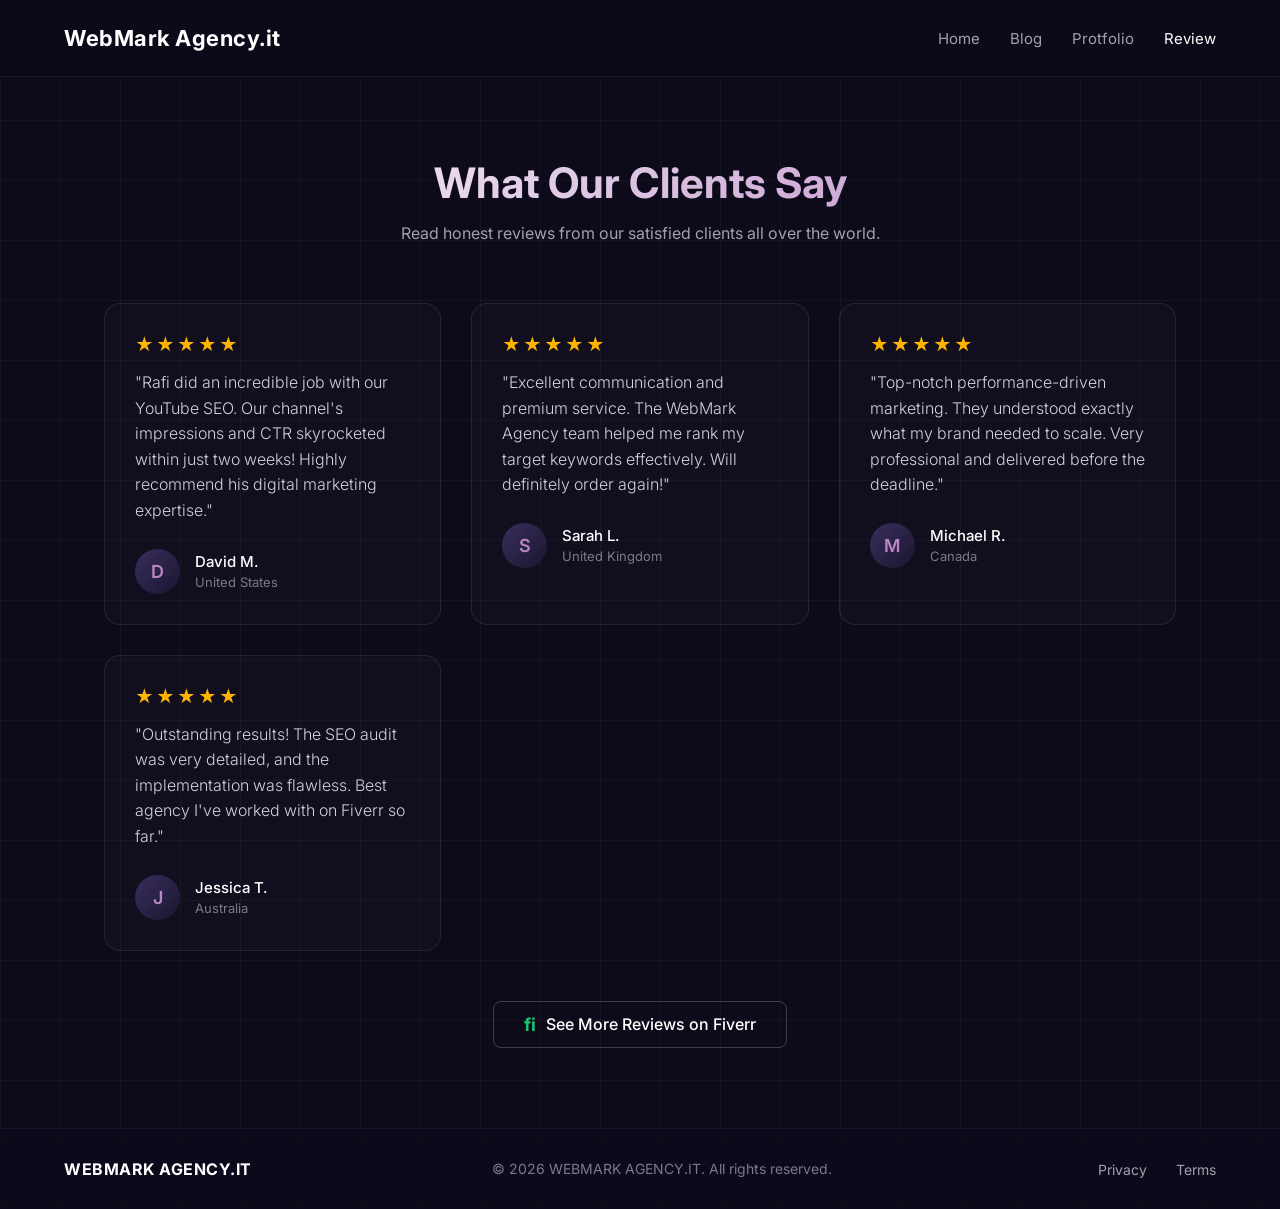
<file: Arif Khan/review.html>
<!DOCTYPE html>
<html lang="en">
<head>
    <meta charset="UTF-8">
    <meta name="viewport" content="width=device-width, initial-scale=1.0">
    <title>Reviews - WebMark Agency.it</title>
    <link href="https://fonts.googleapis.com/css2?family=Inter:wght@300;400;500;600;700&display=swap" rel="stylesheet">
    <style>
        * {
            margin: 0;
            padding: 0;
            box-sizing: border-box;
            font-family: 'Inter', sans-serif;
        }

        body {
            background-color: #0d0b1a; 
            color: #ffffff;
            background-image: 
                linear-gradient(rgba(255, 255, 255, 0.03) 1px, transparent 1px),
                linear-gradient(90deg, rgba(255, 255, 255, 0.03) 1px, transparent 1px);
            background-size: 60px 60px;
            display: flex;
            flex-direction: column;
            min-height: 100vh;
        }

        /* --- Header Styles --- */
        header {
            display: flex;
            justify-content: space-between;
            align-items: center;
            padding: 25px 5%;
            border-bottom: 1px solid rgba(255, 255, 255, 0.05);
            background: rgba(13, 11, 26, 0.95); /* Slightly darker for mobile overlay */
            backdrop-filter: blur(10px);
            position: sticky;
            top: 0;
            z-index: 100;
        }

        .logo {
            font-size: 22px;
            font-weight: 700;
            letter-spacing: 0.5px;
        }

        /* Hamburger Menu Icon (Hidden on Desktop) */
        .menu-toggle {
            display: none;
            flex-direction: column;
            cursor: pointer;
            gap: 5px;
            z-index: 101;
        }

        .menu-toggle .bar {
            width: 25px;
            height: 2px;
            background-color: #ffffff;
            transition: all 0.3s ease;
        }

        .nav-container {
            display: flex;
            align-items: center;
            gap: 30px;
        }

        nav ul {
            display: flex;
            list-style: none;
            gap: 30px;
        }

        nav a {
            color: #a0a0b0;
            text-decoration: none;
            font-size: 15px;
            font-weight: 400;
            transition: color 0.3s;
        }

        nav a:hover, nav a.active {
            color: #ffffff;
        }

        .get-started-btn {
            background: linear-gradient(135deg, #b886c5, #8a6db5);
            color: white;
            border: none;
            padding: 10px 24px;
            border-radius: 8px;
            font-size: 15px;
            font-weight: 500;
            cursor: pointer;
            text-decoration: none;
            transition: opacity 0.3s;
            text-align: center;
        }

        .get-started-btn:hover {
            opacity: 0.9;
        }

        /* --- Main Review Section Styles --- */
        main {
            flex: 1;
            padding: 80px 5%;
            max-width: 1200px;
            margin: 0 auto;
            width: 100%;
        }

        .section-header {
            text-align: center;
            margin-bottom: 60px;
        }

        .section-header h1 {
            font-size: 42px;
            font-weight: 700;
            margin-bottom: 15px;
            background: linear-gradient(135deg, #ffffff, #b886c5);
            -webkit-background-clip: text;
            -webkit-text-fill-color: transparent;
        }

        .section-header p {
            color: #a0a0b0;
            font-size: 16px;
            max-width: 600px;
            margin: 0 auto;
        }

        .reviews-grid {
            display: grid;
            grid-template-columns: repeat(auto-fit, minmax(320px, 1fr));
            gap: 30px;
            margin-bottom: 50px;
        }

        .review-card {
            background: rgba(255, 255, 255, 0.02);
            border: 1px solid rgba(255, 255, 255, 0.08);
            border-radius: 16px;
            padding: 30px;
            transition: transform 0.3s, border-color 0.3s;
        }

        .review-card:hover {
            transform: translateY(-5px);
            border-color: rgba(184, 134, 197, 0.4);
        }

        .stars {
            color: #ffb400;
            font-size: 18px;
            margin-bottom: 15px;
            letter-spacing: 2px;
        }

        .review-text {
            color: #d1d1e0;
            font-size: 16px;
            line-height: 1.6;
            margin-bottom: 25px;
            font-weight: 300;
        }

        .client-info {
            display: flex;
            align-items: center;
            gap: 15px;
        }

        .client-avatar {
            width: 45px;
            height: 45px;
            border-radius: 50%;
            background: linear-gradient(135deg, #3a2e5d, #1a1630);
            display: flex;
            align-items: center;
            justify-content: center;
            font-weight: 600;
            color: #b886c5;
            font-size: 18px;
        }

        .client-details h4 {
            font-size: 15px;
            font-weight: 500;
            color: #ffffff;
        }

        .client-details span {
            font-size: 13px;
            color: #7a7a8c;
        }

        .more-reviews-container {
            text-align: center;
            margin-top: 20px;
        }

        .fiverr-btn {
            display: inline-flex;
            align-items: center;
            gap: 10px;
            background: transparent;
            color: #ffffff;
            border: 1px solid rgba(255, 255, 255, 0.2);
            padding: 12px 30px;
            border-radius: 8px;
            font-size: 16px;
            font-weight: 500;
            text-decoration: none;
            transition: all 0.3s;
        }

        .fiverr-btn:hover {
            background: rgba(255, 255, 255, 0.05);
            border-color: #1dbf73; 
        }

        .fiverr-icon {
            color: #1dbf73;
            font-weight: bold;
            font-size: 18px;
        }

        /* --- Footer Styles --- */
        footer {
            border-top: 1px solid rgba(255, 255, 255, 0.05);
            padding: 30px 5%;
            display: flex;
            justify-content: space-between;
            align-items: center;
            background: rgba(13, 11, 26, 0.9);
        }

        .footer-logo {
            font-size: 16px;
            font-weight: 700;
            letter-spacing: 0.5px;
        }

        .footer-copyright {
            color: #7a7a8c;
            font-size: 14px;
        }

        .footer-links a {
            color: #a0a0b0;
            text-decoration: none;
            font-size: 14px;
            margin-left: 25px;
            transition: color 0.3s;
        }

        .footer-links a:hover {
            color: #ffffff;
        }

        /* =========================================
           Mobile Responsive Styles 
           ========================================= */
        @media (max-width: 768px) {
            header {
                padding: 20px 5%;
            }

            .menu-toggle {
                display: flex;
            }

            .nav-container {
                display: none; /* Hidden by default on mobile */
                flex-direction: column;
                align-items: flex-start;
                position: absolute;
                top: 100%;
                left: 0;
                width: 100%;
                background-color: #0b0914; /* Match image background */
                padding: 30px 5%;
                border-bottom: 1px solid rgba(255, 255, 255, 0.05);
                box-shadow: 0 10px 30px rgba(0,0,0,0.5);
            }

            /* Active class toggled by JS */
            .nav-container.active {
                display: flex;
            }

            nav {
                width: 100%;
                margin-bottom: 25px;
            }

            nav ul {
                flex-direction: column;
                gap: 25px;
                width: 100%;
            }

            nav a {
                display: block;
                width: 100%;
                font-size: 16px;
            }

            .get-started-btn {
                width: 100%;
                padding: 15px;
                font-size: 16px;
            }

            /* Hamburger Animation */
            .menu-toggle.is-active .bar:nth-child(2) { opacity: 0; }
            .menu-toggle.is-active .bar:nth-child(1) { transform: translateY(7px) rotate(45deg); }
            .menu-toggle.is-active .bar:nth-child(3) { transform: translateY(-7px) rotate(-45deg); }

            /* Other Responsive Fixes */
            .section-header h1 {
                font-size: 32px;
            }
            
            footer {
                flex-direction: column;
                gap: 15px;
                text-align: center;
            }
            
            .footer-links a {
                margin: 0 10px;
            }
        }
    </style>
</head>
<body>

    <header>
        <div class="logo">WebMark Agency.it</div>
        
        <!-- Hamburger Menu -->
        <div class="menu-toggle" id="mobile-menu">
            <span class="bar"></span>
            <span class="bar"></span>
            <span class="bar"></span>
        </div>

        <!-- Navigation Container -->
        <div class="nav-container" id="nav-container">
            <nav>
                <ul>
                    <li><a href="index.html">Home</a></li>
                    <li><a href="blog.html">Blog</a></li>
                    <li><a href="protfolio.html">Protfolio</a></li> <!-- Spelled exactly as your screenshot -->
                    <li><a href="#" class="active">Review</a></li>
                </ul>
            </nav>
            
        </div>
    </header>

    <main>
        <div class="section-header">
            <h1>What Our Clients Say</h1>
            <p>Read honest reviews from our satisfied clients all over the world.</p>
        </div>

        <div class="reviews-grid">
            <div class="review-card">
                <div class="stars">★★★★★</div>
                <p class="review-text">"Rafi did an incredible job with our YouTube SEO. Our channel's impressions and CTR skyrocketed within just two weeks! Highly recommend his digital marketing expertise."</p>
                <div class="client-info">
                    <div class="client-avatar">D</div>
                    <div class="client-details">
                        <h4>David M.</h4>
                        <span>United States</span>
                    </div>
                </div>
            </div>

            <div class="review-card">
                <div class="stars">★★★★★</div>
                <p class="review-text">"Excellent communication and premium service. The WebMark Agency team helped me rank my target keywords effectively. Will definitely order again!"</p>
                <div class="client-info">
                    <div class="client-avatar">S</div>
                    <div class="client-details">
                        <h4>Sarah L.</h4>
                        <span>United Kingdom</span>
                    </div>
                </div>
            </div>

            <div class="review-card">
                <div class="stars">★★★★★</div>
                <p class="review-text">"Top-notch performance-driven marketing. They understood exactly what my brand needed to scale. Very professional and delivered before the deadline."</p>
                <div class="client-info">
                    <div class="client-avatar">M</div>
                    <div class="client-details">
                        <h4>Michael R.</h4>
                        <span>Canada</span>
                    </div>
                </div>
            </div>

            <div class="review-card">
                <div class="stars">★★★★★</div>
                <p class="review-text">"Outstanding results! The SEO audit was very detailed, and the implementation was flawless. Best agency I've worked with on Fiverr so far."</p>
                <div class="client-info">
                    <div class="client-avatar">J</div>
                    <div class="client-details">
                        <h4>Jessica T.</h4>
                        <span>Australia</span>
                    </div>
                </div>
            </div>
        </div>

        <div class="more-reviews-container">
            <!-- Replace with your actual Fiverr URL -->
            <a href="https://www.fiverr.com/your_username" target="_blank" class="fiverr-btn">
                <span class="fiverr-icon">fi</span> See More Reviews on Fiverr
            </a>
        </div>
    </main>

    <footer>
        <div class="footer-logo">WEBMARK AGENCY.IT</div>
        <div class="footer-copyright">© 2026 WEBMARK AGENCY.IT. All rights reserved.</div>
        <div class="footer-links">
            <a href="privacy.html">Privacy</a>
            <a href="terms.html">Terms</a>
        </div>
    </footer>

    <!-- JavaScript for Mobile Menu Toggle -->
    <script>
        const mobileMenu = document.getElementById('mobile-menu');
        const navContainer = document.getElementById('nav-container');

        mobileMenu.addEventListener('click', () => {
            mobileMenu.classList.toggle('is-active');
            navContainer.classList.toggle('active');
        });
    </script>
</body>
</html>
</file>
